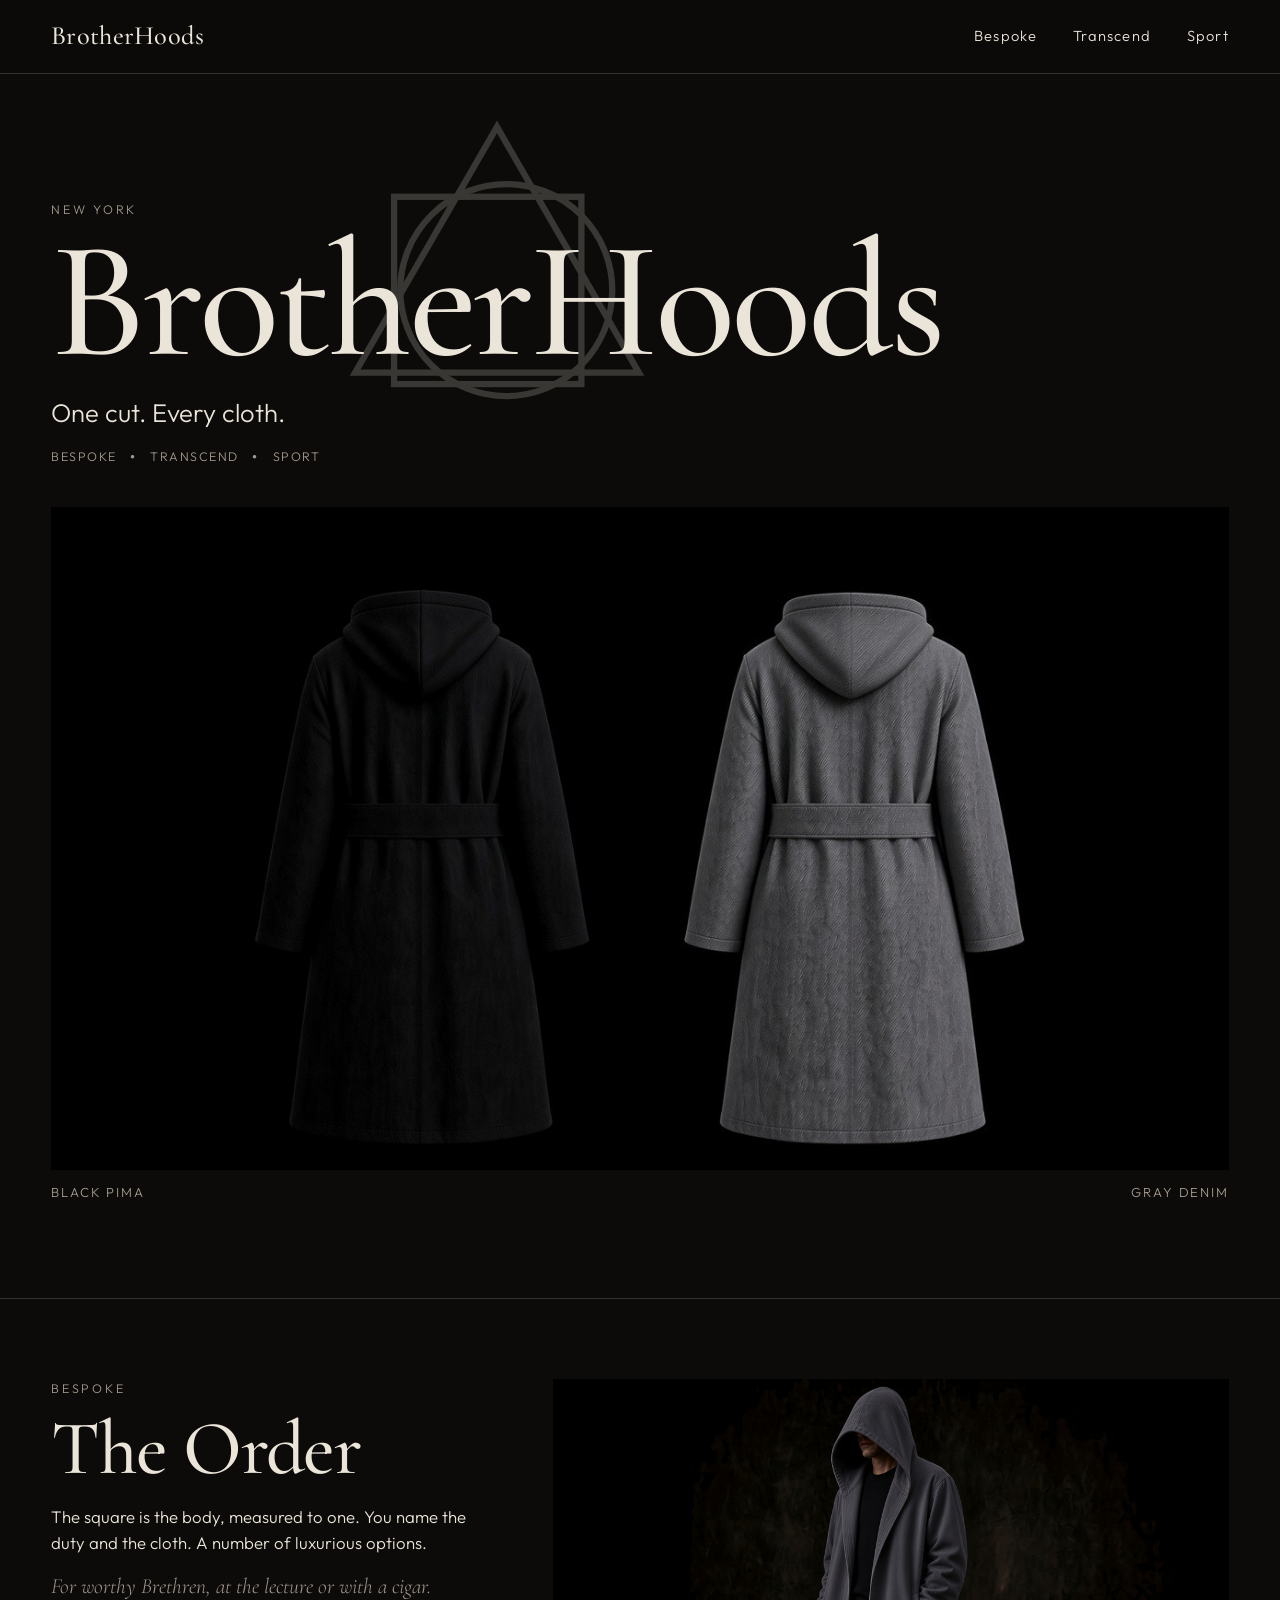
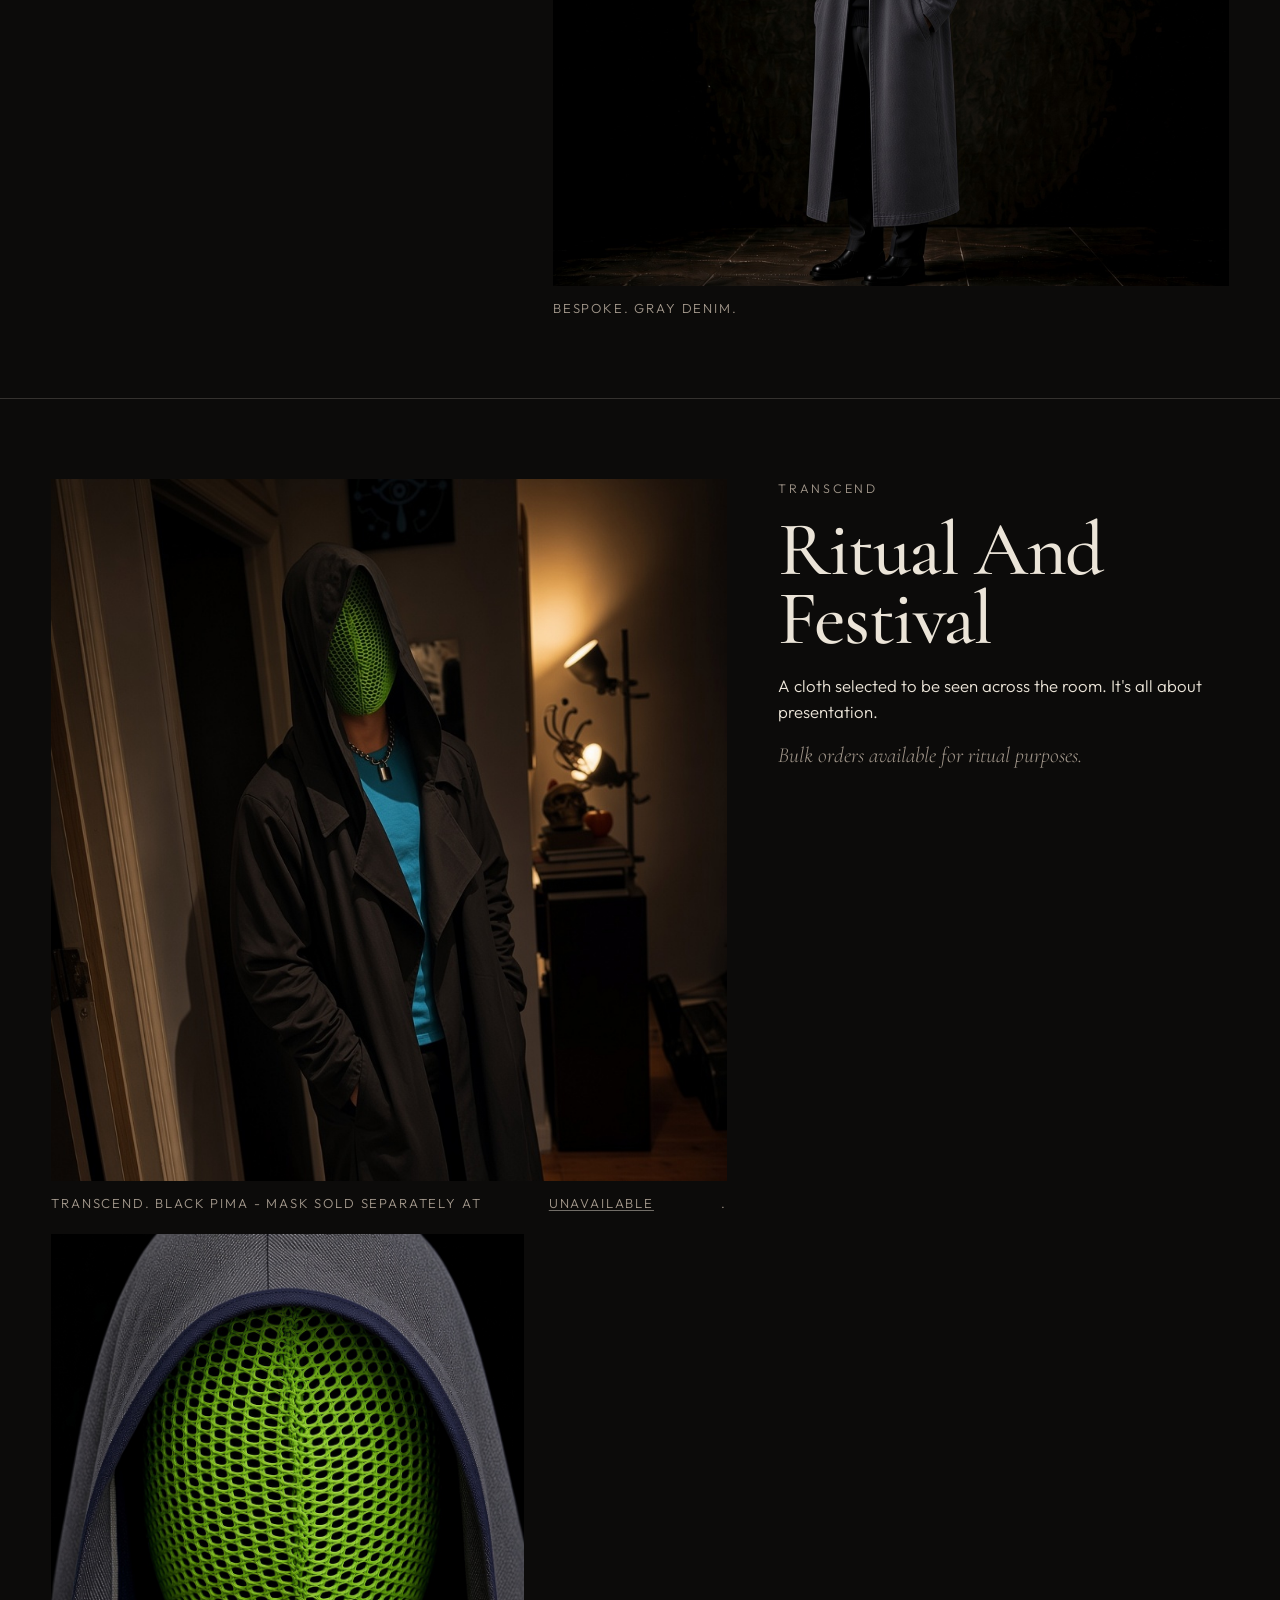
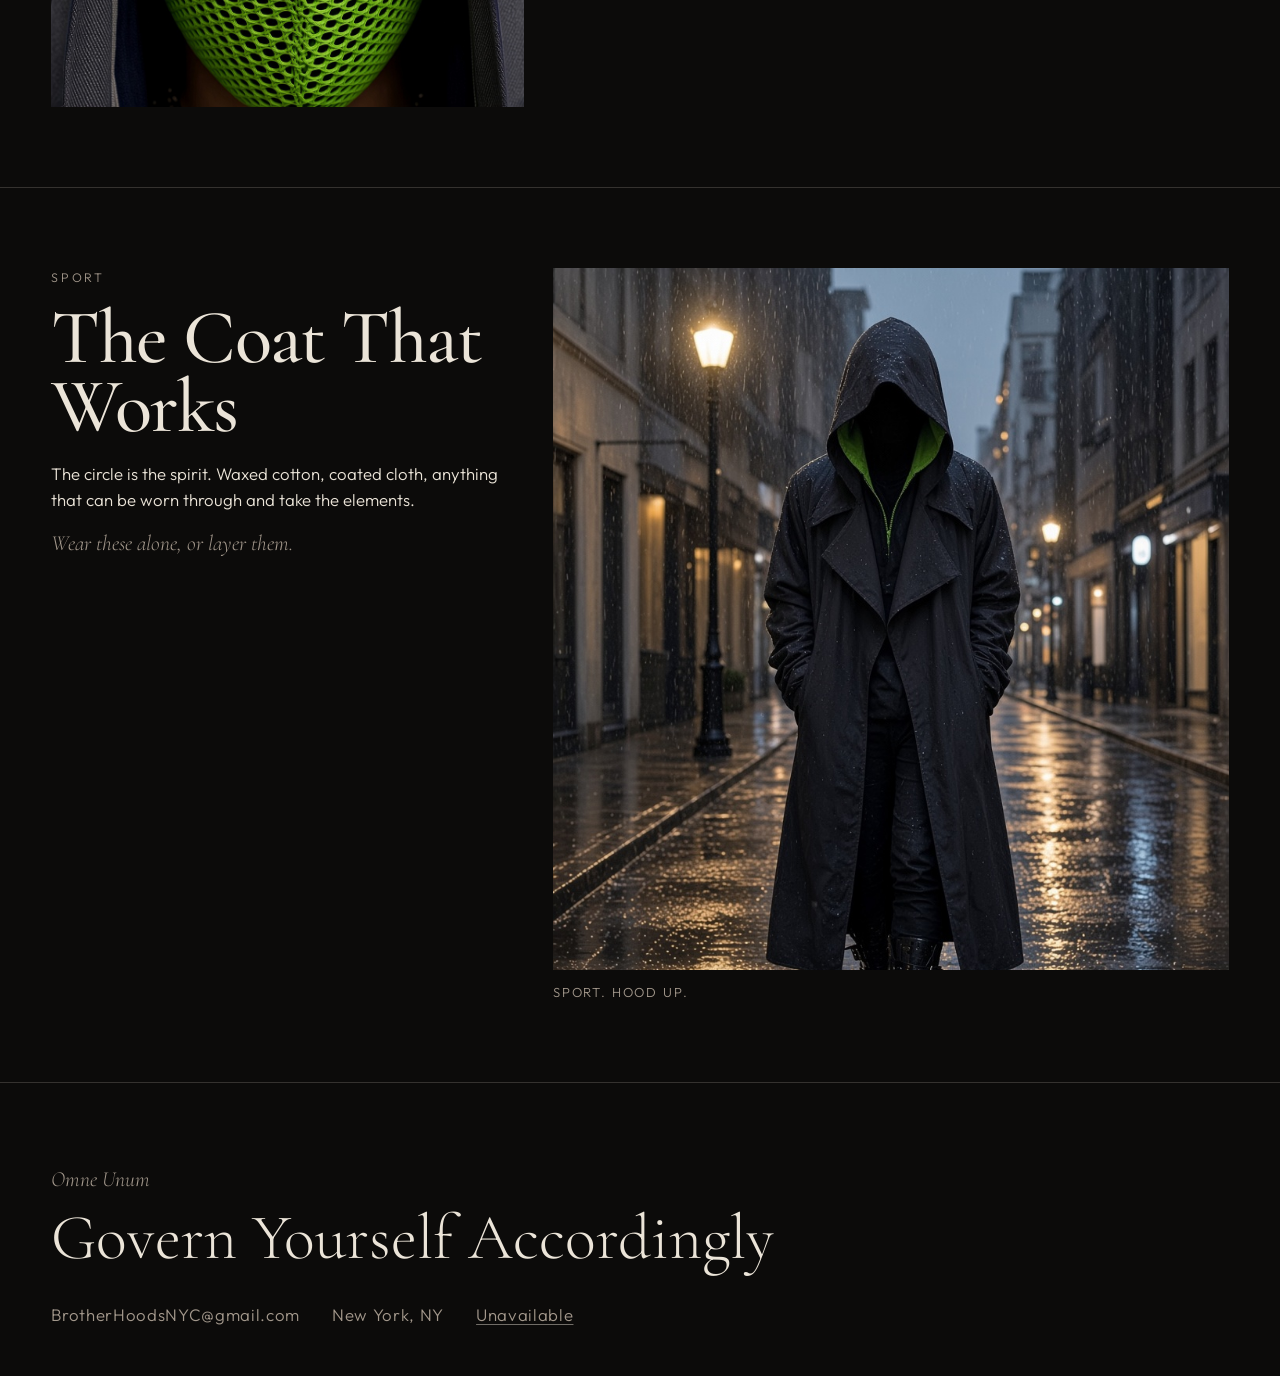
<file: index.html>
<!DOCTYPE html>
<html lang="en">
<head>
  <meta charset="utf-8" />
  <meta name="viewport" content="width=device-width, initial-scale=1" />
  <title>BrotherHoods</title>
  <meta name="description" content="One cut. Every cloth. Bespoke, Transcend, and Sport. New York." />
  <link rel="canonical" href="https://brotherhoods.nyc/" />
  <meta name="theme-color" content="#0c0b0a" />
  <link rel="icon" href="/favicon.svg" type="image/svg+xml" />
  <link rel="icon" href="/favicon-48.png" type="image/png" sizes="48x48" />
  <link rel="apple-touch-icon" href="/apple-touch-icon.png" />
  <meta property="og:title" content="BrotherHoods" />
  <meta property="og:description" content="One cut. Every cloth." />
  <meta property="og:type" content="website" />
  <meta property="og:url" content="https://brotherhoods.nyc/" />
  <meta property="og:site_name" content="BrotherHoods" />
  <meta property="og:image" content="https://brotherhoods.nyc/og.jpg?v=5" />
  <meta property="og:image:width" content="1200" />
  <meta property="og:image:height" content="630" />
  <meta property="og:image:alt" content="BrotherHoods, with the geometric mark. Omne Unum." />
  <meta name="twitter:card" content="summary_large_image" />
  <meta name="twitter:title" content="BrotherHoods" />
  <meta name="twitter:description" content="One cut. Every cloth." />
  <meta name="twitter:image" content="https://brotherhoods.nyc/og.jpg?v=5" />
  <script type="application/ld+json">
  {
    "@context": "https://schema.org",
    "@type": "ClothingStore",
    "name": "BrotherHoods",
    "url": "https://brotherhoods.nyc/",
    "logo": "https://brotherhoods.nyc/icon-512.png",
    "image": "https://brotherhoods.nyc/og.jpg?v=5",
    "description": "One cut. Every cloth. Bespoke, Transcend, and Sport.",
    "email": "BrotherHoodsNYC@gmail.com",
    "address": {
      "@type": "PostalAddress",
      "addressLocality": "New York",
      "addressRegion": "NY",
      "addressCountry": "US"
    }
  }
  </script>
  <link rel="preconnect" href="https://fonts.googleapis.com" />
  <link rel="preconnect" href="https://fonts.gstatic.com" crossorigin />
  <link href="https://fonts.googleapis.com/css2?family=Cormorant+Garamond:ital,wght@0,500;0,600;1,500&family=Outfit:wght@300;400;700&display=swap" rel="stylesheet" />
  <link rel="stylesheet" href="styles.css?v=15" />
</head>
<body>
  <a class="skip" href="#main">Skip to content</a>
  <header class="site-header">
    <a class="wordmark" href="#top">BrotherHoods</a>
    <nav class="nav" aria-label="Sections">
      <a href="#bespoke">Bespoke</a>
      <a href="#transcend">Transcend</a>
      <a href="#sport">Sport</a>
    </nav>
  </header>

  <main id="main">
    <section class="hero" id="top">
      <p class="eyebrow">New York</p>
      <div class="nameplate">
        <svg class="emblem" viewBox="0 0 680 230" aria-hidden="true">
          <g fill="none" stroke="currentColor" stroke-width="1.9" stroke-linejoin="miter" transform="translate(340,112) scale(1.6)">
            <circle id="emblem-ci" r="32"></circle>
            <rect id="emblem-sq" x="-28.36" y="-28.36" width="56.72" height="56.72" transform="rotate(45)"></rect>
            <polygon id="emblem-tr" points="0,-49.8 43.1,24.9 -43.1,24.9"></polygon>
          </g>
        </svg>
        <h1>BrotherHoods</h1>
      </div>
      <p class="lede" id="lede">
        <span class="lede-line">One cut. Every cloth.</span>
        <span class="lede-line lede-latin">Omne Unum</span>
      </p>
      <p class="duties">
        <a href="#bespoke">Bespoke</a>
        <span class="sep" aria-hidden="true">•</span>
        <a href="#transcend">Transcend</a>
        <span class="sep" aria-hidden="true">•</span>
        <a href="#sport">Sport</a>
      </p>
    </section>

    <figure class="plate">
      <img src="images/backs-low-broad.jpg?v=close" alt="The same hooded coat from the back, in black and in gray denim. The hood sits lower, one piece, no center seam. Shoulders a little broader. One wide belt strip from hip to hip." />
      <figcaption>
        <span>Black Pima</span>
        <span>Gray denim</span>
      </figcaption>
    </figure>

    <section class="chapter" id="bespoke">
      <div class="chapter-copy">
        <p class="eyebrow">Bespoke</p>
        <h2>The Order</h2>
        <p>The square is the body, measured to one. You name the duty and the cloth. A number of luxurious options.</p>
        <p class="note">For worthy Brethren, at the lecture or with a cigar.</p>
      </div>
      <figure>
        <img src="images/order-front.jpg?v=wider" alt="Three-quarter view of the gray denim robe. It hangs open from the hood with no closure. The belt stops at the side seam. The pockets are hidden in the side seams." />
        <figcaption>Bespoke. Gray denim.</figcaption>
      </figure>
    </section>

    <section class="chapter chapter-flip" id="transcend">
      <div class="chapter-copy">
        <p class="eyebrow">Transcend</p>
        <h2>Ritual And Festival</h2>
        <p>A cloth selected to be seen across the room. It's all about presentation.</p>
        <p class="note">Bulk orders available for ritual purposes.</p>
      </div>
      <div class="stack">
        <figure>
          <img src="images/transcend-open.jpg?v=original" alt="Black hooded coat worn open. A separate green mesh mask covers the face." />
          <figcaption>Transcend. Black Pima - Mask sold separately at <a class="out" href="https://www.unavailable.nyc/" target="_blank" rel="noopener noreferrer">Unavailable</a>.</figcaption>
        </figure>
        <figure class="detail">
          <img src="images/the-veil.jpg" alt="Close view of the green mesh mask, a separate Unavailable piece worn over the face." />
        </figure>
      </div>
    </section>

    <section class="chapter" id="sport">
      <div class="chapter-copy">
        <p class="eyebrow">Sport</p>
        <h2>The Coat That Works</h2>
        <p>The circle is the spirit. Waxed cotton, coated cloth, anything that can be worn through and take the elements.</p>
        <p class="note">Wear these alone, or layer them.</p>
      </div>
      <figure>
        <img src="images/sport-rain.jpg" alt="The black hooded coat worn in the rain, hood up, hands in the pockets." />
        <figcaption>Sport. Hood up.</figcaption>
      </figure>
    </section>
  </main>

  <footer class="site-footer">
    <p class="latin">Omne Unum</p>
    <p class="motto">Govern Yourself Accordingly</p>
    <div class="contact">
      <a href="mailto:BrotherHoodsNYC@gmail.com">BrotherHoodsNYC@gmail.com</a>
      <span>New York, NY</span>
      <a class="out" href="https://www.unavailable.nyc/" target="_blank" rel="noopener noreferrer">Unavailable</a>
    </div>
  </footer>
  <script>
    (function () {
      var S = Math.sqrt(3);
      var A = { c: 32, s: 56.72, t: 86.2 };
      var P = { c: 32, s: 50.27, t: 67.02 };
      var X = [-100, 0, 100];
      var B = 35;
      var UNTURN = 1.6;
      var MOVE = 3.6;
      var HOLD = 5;
      var BACK = 2.6;
      var sq = document.getElementById("emblem-sq");
      var tr = document.getElementById("emblem-tr");
      var ci = document.getElementById("emblem-ci");
      var emblem = document.querySelector(".emblem");
      var lede = document.getElementById("lede");
      var lined = UNTURN + MOVE;
      function smooth(x) {
        x = Math.min(1, Math.max(0, x));
        return x * x * x * (x * (x * 6 - 15) + 10);
      }
      function lerp(a, b, k) { return a + (b - a) * k; }
      function draw(rot, sep, m) {
        var c = lerp(A.c, P.c, m);
        var s = lerp(A.s, P.s, m);
        var w = lerp(A.t, P.t, m);
        var R = w / S;
        var sy = lerp(0, B - s / 2, sep);
        var ty = lerp(0, B - w / (2 * S), sep);
        var cy = lerp(0, B - c, sep);
        sq.setAttribute("x", -s / 2);
        sq.setAttribute("y", -s / 2);
        sq.setAttribute("width", s);
        sq.setAttribute("height", s);
        sq.setAttribute("transform", "translate(" + (X[0] * sep) + "," + sy + ") rotate(" + rot + ")");
        tr.setAttribute("points", "0," + (-R) + " " + (w / 2) + "," + (R / 2) + " " + (-w / 2) + "," + (R / 2));
        tr.setAttribute("transform", "translate(" + (X[1] * sep) + "," + ty + ")");
        ci.setAttribute("r", c);
        ci.setAttribute("cx", X[2] * sep);
        ci.setAttribute("cy", cy);
      }
      var raf = null;
      function play() {
        if (raf) cancelAnimationFrame(raf);
        emblem.classList.remove("rest");
        lede.classList.remove("show-latin");
        var t0 = null;
        function step(ts) {
          if (t0 === null) t0 = ts;
          var t = (ts - t0) / 1000;
          if (t < UNTURN) {
            draw(45 * (1 - smooth(t / UNTURN)), 0, 0);
            lede.classList.remove("show-latin");
          } else if (t < lined) {
            var k = smooth((t - UNTURN) / MOVE);
            draw(0, k, k);
            if (k > 0.82) lede.classList.add("show-latin");
          } else if (t < lined + HOLD) {
            draw(0, 1, 1);
            lede.classList.add("show-latin");
          } else if (t < lined + HOLD + BACK) {
            var u = (t - lined - HOLD) / BACK;
            var back = 1 - smooth(u);
            draw(45 * (1 - back), back, back);
            if (u > 0.62) lede.classList.remove("show-latin");
          } else {
            draw(45, 0, 0);
            lede.classList.remove("show-latin");
            emblem.classList.add("rest");
            raf = null;
            return;
          }
          raf = requestAnimationFrame(step);
        }
        draw(45, 0, 0);
        raf = requestAnimationFrame(step);
      }
      if (window.matchMedia("(prefers-reduced-motion: reduce)").matches) {
        draw(45, 0, 0);
        emblem.classList.add("rest");
      } else play();
    })();
  </script>
</body>
</html>
</file>
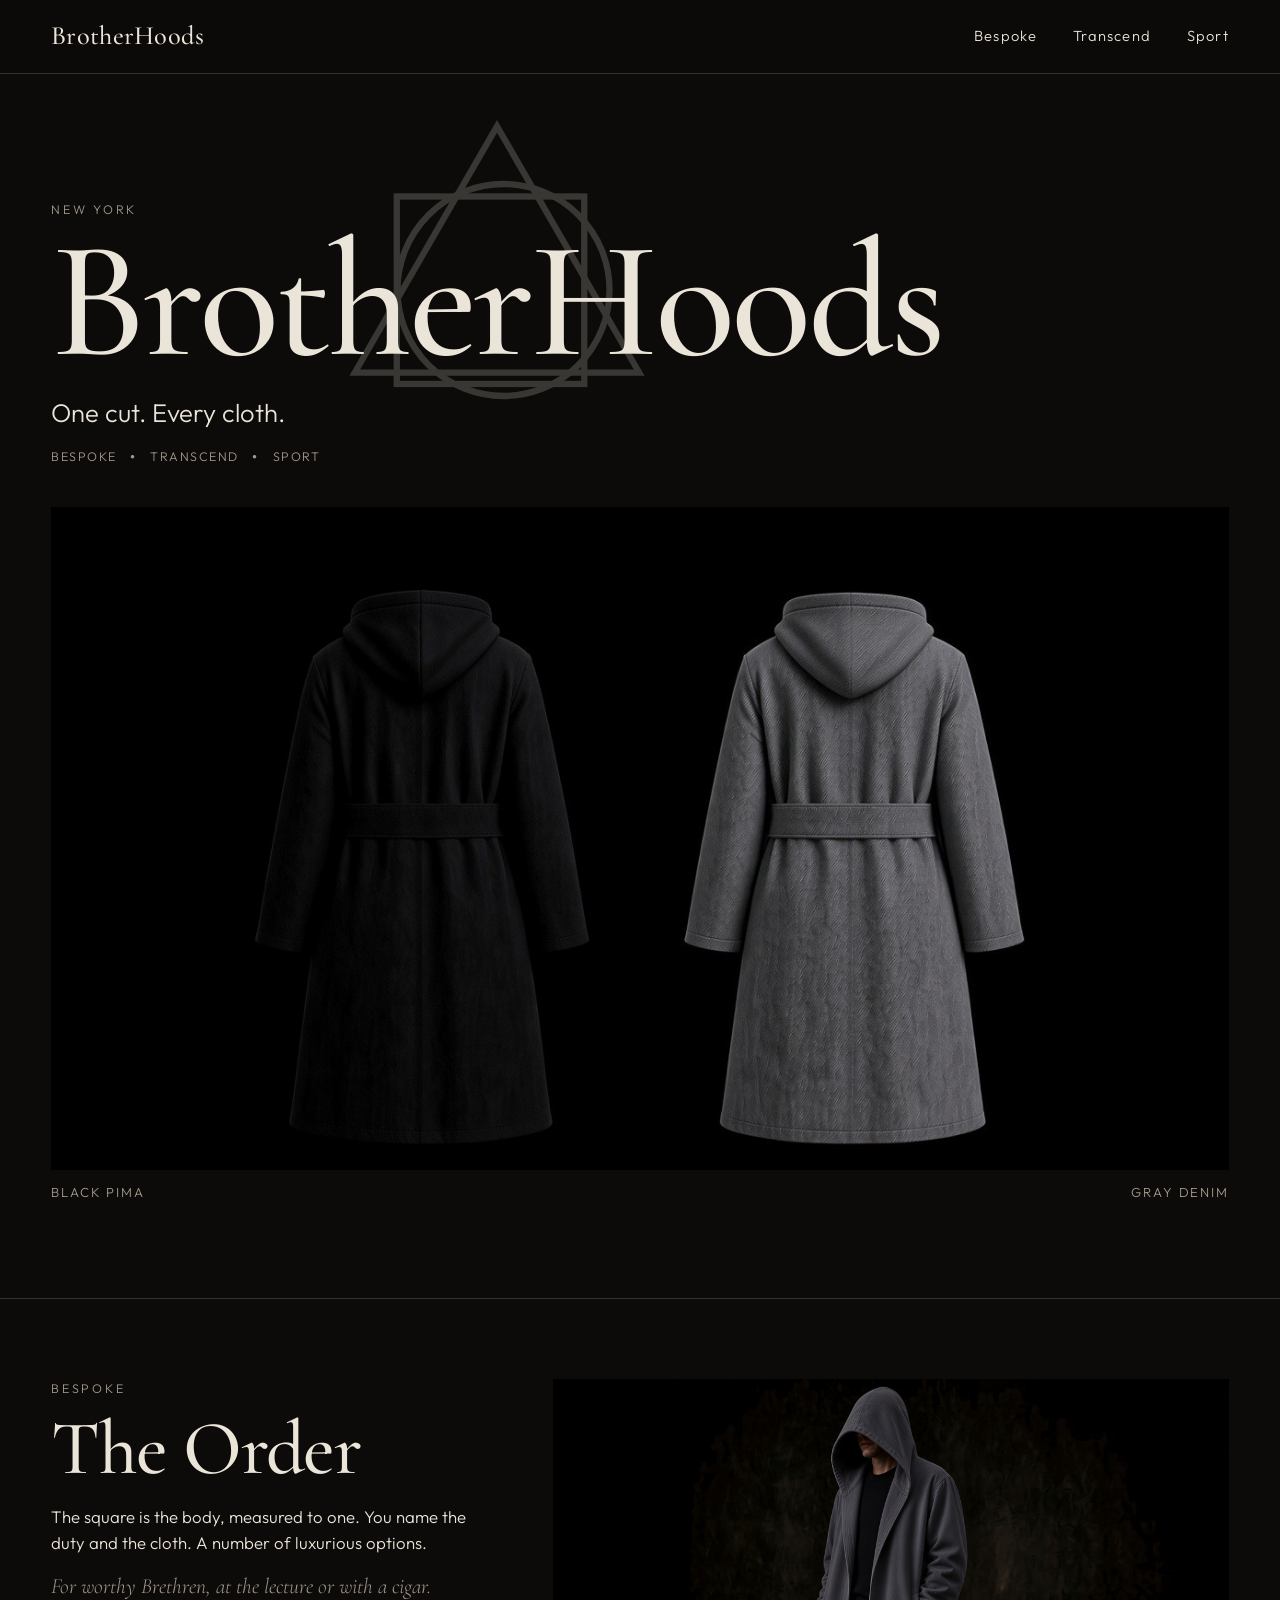
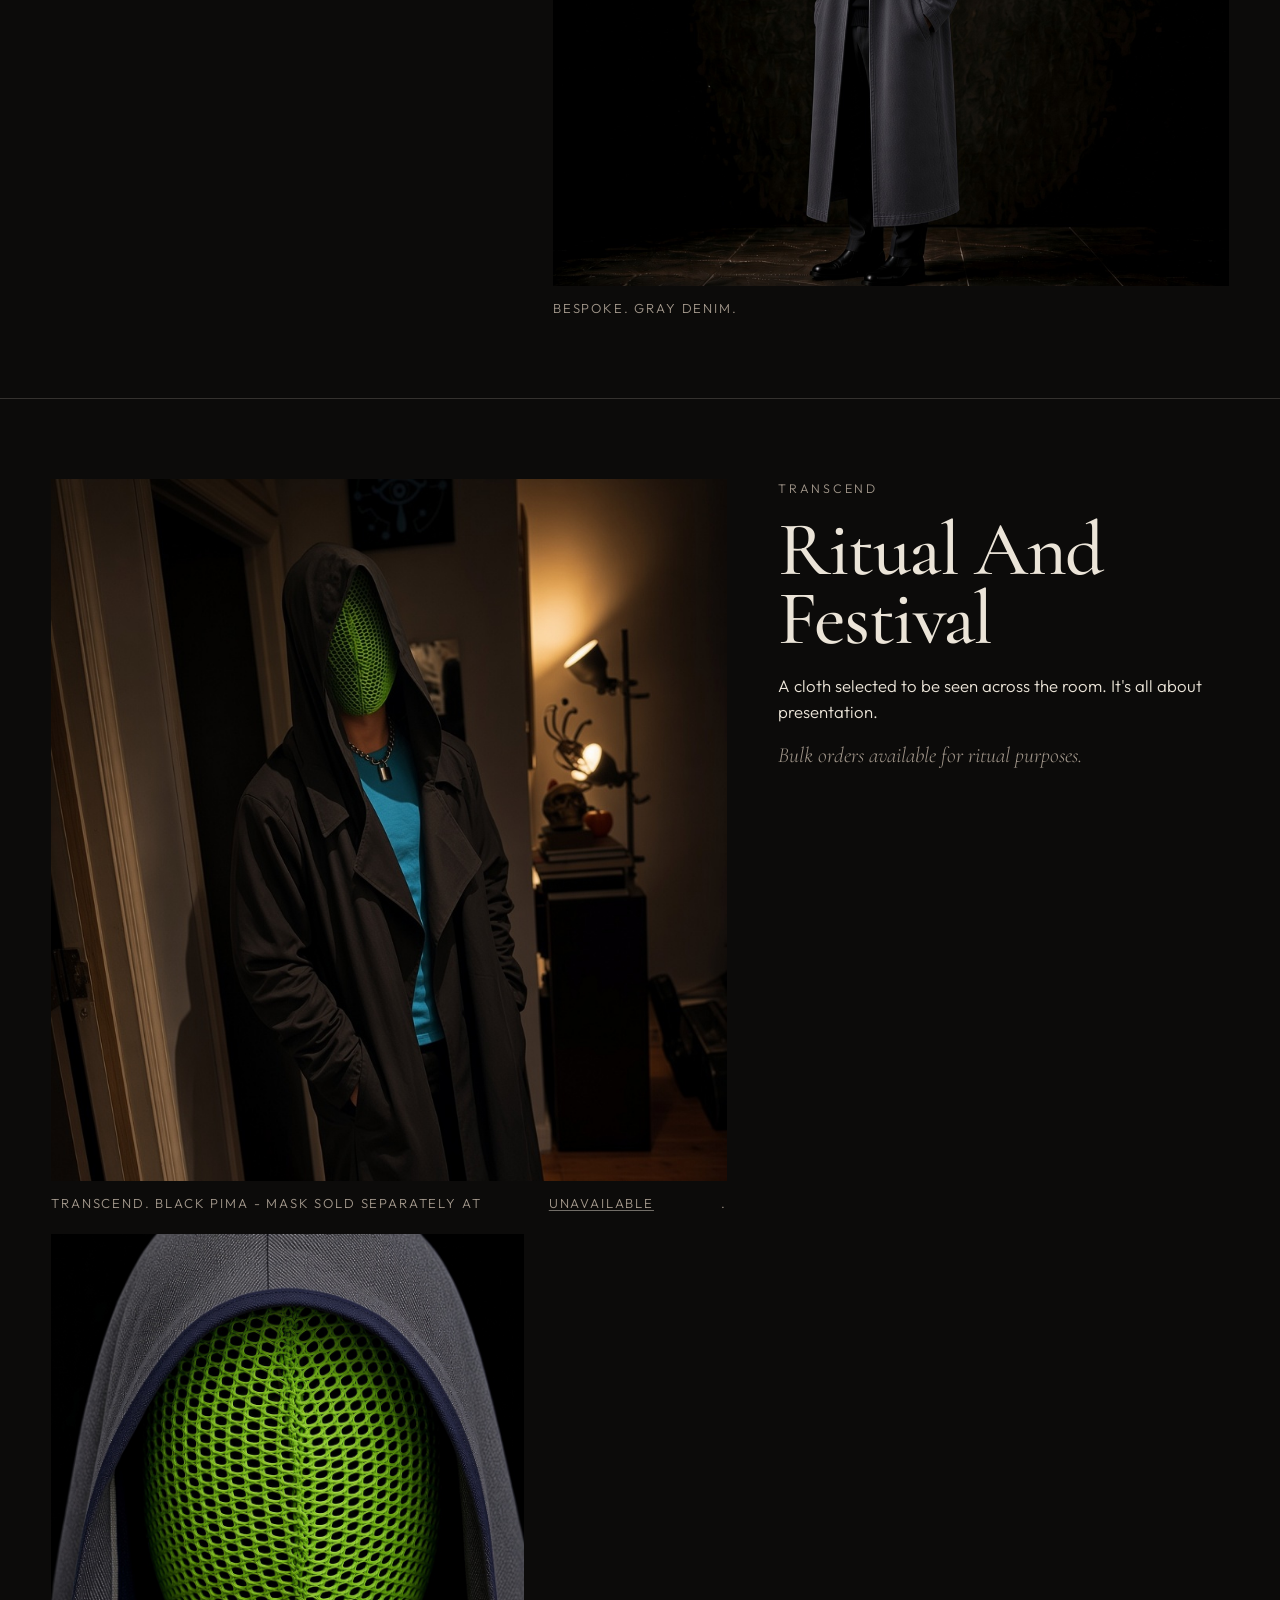
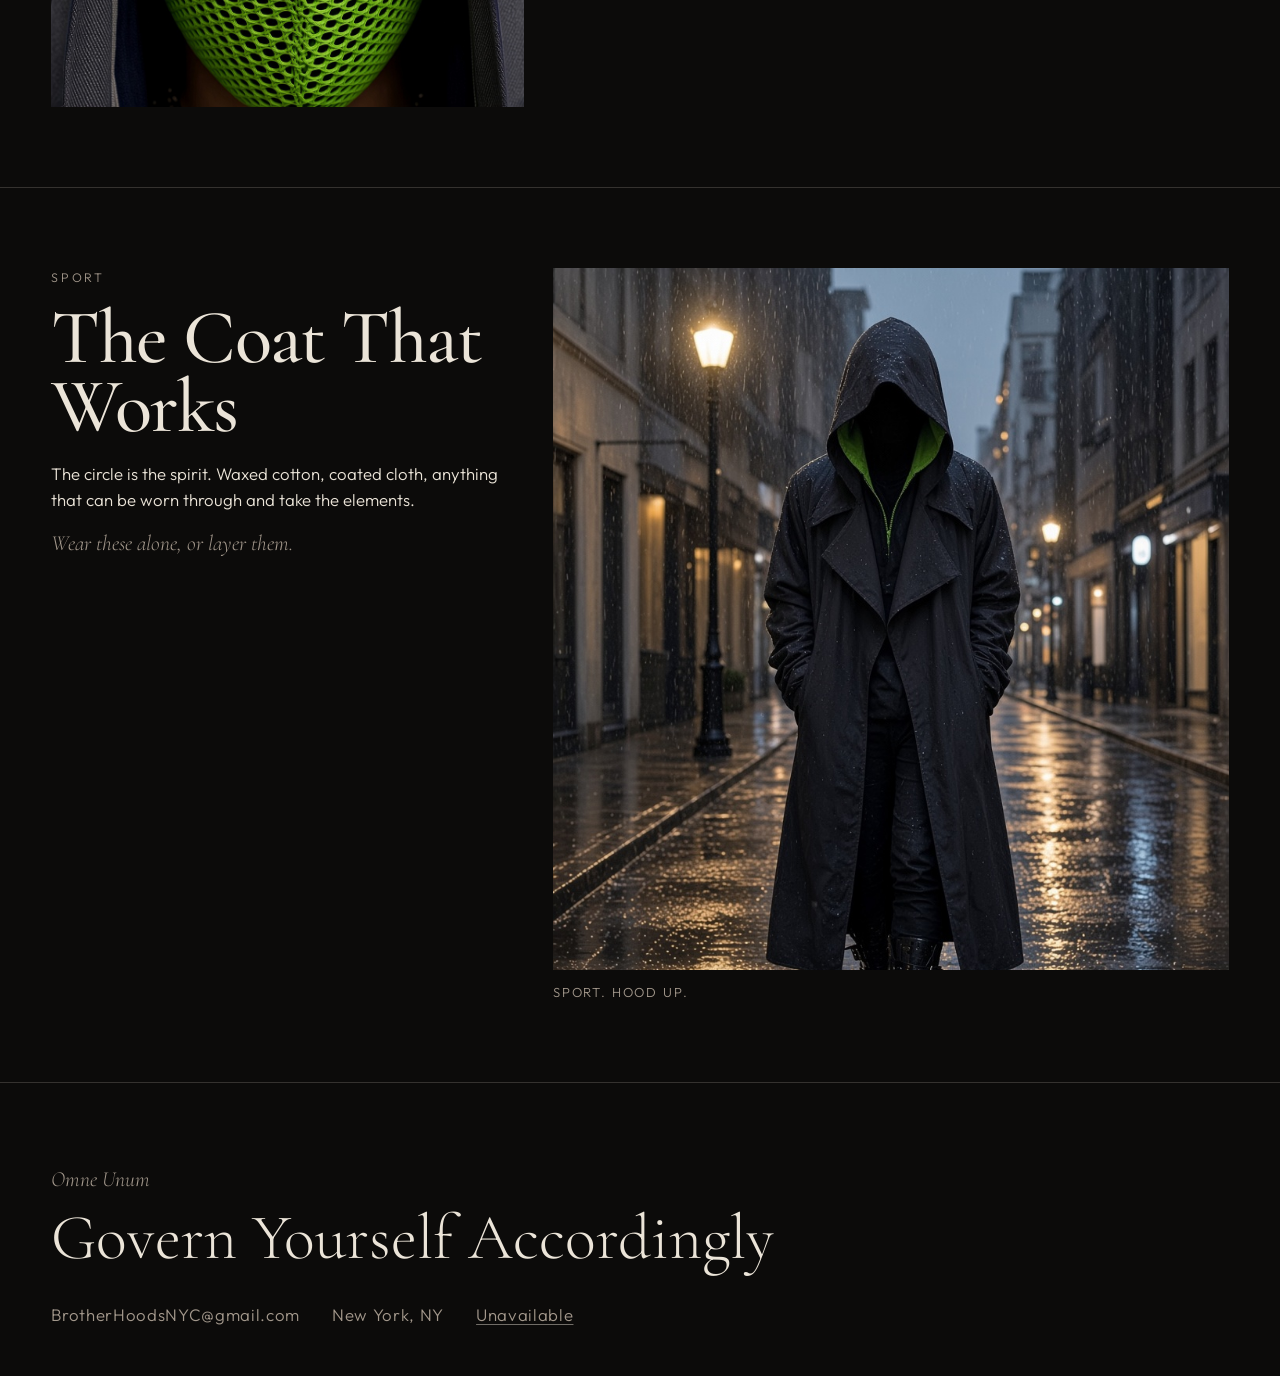
<file: brotherhoods-preview/index.html>
<!DOCTYPE html>
<html lang="en">
<head>
  <meta charset="utf-8" />
  <meta name="viewport" content="width=device-width, initial-scale=1" />
  <title>BrotherHoods</title>
  <meta name="description" content="One cut, in whatever cloth the life requires. Bespoke, Transcend, and Sport." />
  <link rel="canonical" href="https://brotherhoods.nyc/" />
  <link rel="preconnect" href="https://fonts.googleapis.com" />
  <link rel="preconnect" href="https://fonts.gstatic.com" crossorigin />
  <link href="https://fonts.googleapis.com/css2?family=Cormorant+Garamond:ital,wght@0,500;0,600;1,500&family=Outfit:wght@300;400;700&display=swap" rel="stylesheet" />
  <link rel="stylesheet" href="styles.css?v=15" />
</head>
<body>
  <a class="skip" href="#main">Skip to content</a>
  <header class="site-header">
    <a class="wordmark" href="#top">BrotherHoods</a>
    <nav class="nav" aria-label="Sections">
      <a href="#bespoke">Bespoke</a>
      <a href="#transcend">Transcend</a>
      <a href="#sport">Sport</a>
    </nav>
  </header>

  <main id="main">
    <section class="hero" id="top">
      <p class="eyebrow">New York</p>
      <div class="nameplate">
        <svg class="emblem" viewBox="0 0 680 230" aria-hidden="true">
          <g fill="none" stroke="currentColor" stroke-width="1.9" stroke-linejoin="miter" transform="translate(340,112) scale(1.6)">
            <circle id="emblem-ci" r="32"></circle>
            <rect id="emblem-sq" x="-28.36" y="-28.36" width="56.72" height="56.72" transform="rotate(45)"></rect>
            <polygon id="emblem-tr" points="0,-49.8 43.1,24.9 -43.1,24.9"></polygon>
          </g>
        </svg>
        <h1>BrotherHoods</h1>
      </div>
      <p class="lede" id="lede">
        <span class="lede-line">One cut. Every cloth.</span>
        <span class="lede-line lede-latin">Omne Unum</span>
      </p>
      <p class="duties">
        <a href="#bespoke">Bespoke</a>
        <span class="sep" aria-hidden="true">•</span>
        <a href="#transcend">Transcend</a>
        <span class="sep" aria-hidden="true">•</span>
        <a href="#sport">Sport</a>
      </p>
    </section>

    <figure class="plate">
      <img src="images/backs-low-broad.jpg?v=close" alt="The same hooded coat from the back, in black and in gray denim. The hood sits lower, one piece, no center seam. Shoulders a little broader. One wide belt strip from hip to hip." />
      <figcaption>
        <span>Black Pima</span>
        <span>Gray denim</span>
      </figcaption>
    </figure>

    <section class="chapter" id="bespoke">
      <div class="chapter-copy">
        <p class="eyebrow">Bespoke</p>
        <h2>The Order</h2>
        <p>The square is the body, measured to one. You name the duty and the cloth. A number of luxurious options.</p>
        <p class="note">For worthy Brethren, at the lecture or with a cigar.</p>
      </div>
      <figure>
        <img src="images/order-front.jpg?v=wider" alt="Three-quarter view of the gray denim robe. It hangs open from the hood with no closure. The belt stops at the side seam. The pockets are hidden in the side seams." />
        <figcaption>Bespoke. Gray denim.</figcaption>
      </figure>
    </section>

    <section class="chapter chapter-flip" id="transcend">
      <div class="chapter-copy">
        <p class="eyebrow">Transcend</p>
        <h2>Ritual And Festival</h2>
        <p>A cloth selected to be seen across the room. It's all about presentation.</p>
        <p class="note">Bulk orders available for ritual purposes.</p>
      </div>
      <div class="stack">
        <figure>
          <img src="images/transcend-open.jpg?v=original" alt="Black hooded coat worn open. A separate green mesh mask covers the face." />
          <figcaption>Transcend. Black Pima - Mask sold separately at <a class="out" href="https://www.unavailable.nyc/" target="_blank" rel="noopener noreferrer">Unavailable</a>.</figcaption>
        </figure>
        <figure class="detail">
          <img src="images/the-veil.jpg" alt="Close view of the green mesh mask, a separate Unavailable piece worn over the face." />
        </figure>
      </div>
    </section>

    <section class="chapter" id="sport">
      <div class="chapter-copy">
        <p class="eyebrow">Sport</p>
        <h2>The Coat That Works</h2>
        <p>The circle is the spirit. Waxed cotton, coated cloth, anything that can be worn through and take the elements.</p>
        <p class="note">Wear these alone, or layer them.</p>
      </div>
      <figure>
        <img src="images/sport-rain.jpg" alt="The black hooded coat worn in the rain, hood up, hands in the pockets." />
        <figcaption>Sport. Hood up.</figcaption>
      </figure>
    </section>
  </main>

  <footer class="site-footer">
    <p class="latin">Omne Unum</p>
    <p class="motto">Govern Yourself Accordingly</p>
    <div class="contact">
      <a href="mailto:BrotherHoodsNYC@gmail.com">BrotherHoodsNYC@gmail.com</a>
      <span>New York, NY</span>
      <a class="out" href="https://www.unavailable.nyc/" target="_blank" rel="noopener noreferrer">Unavailable</a>
    </div>
  </footer>
  <script>
    (function () {
      var S = Math.sqrt(3);
      var A = { c: 32, s: 56.72, t: 86.2 };
      var P = { c: 32, s: 50.27, t: 67.02 };
      var X = [-100, 0, 100];
      var B = 35;
      var UNTURN = 1.6;
      var MOVE = 3.6;
      var HOLD = 5;
      var BACK = 2.6;
      var sq = document.getElementById("emblem-sq");
      var tr = document.getElementById("emblem-tr");
      var ci = document.getElementById("emblem-ci");
      var emblem = document.querySelector(".emblem");
      var lede = document.getElementById("lede");
      var lined = UNTURN + MOVE;
      function smooth(x) {
        x = Math.min(1, Math.max(0, x));
        return x * x * x * (x * (x * 6 - 15) + 10);
      }
      function lerp(a, b, k) { return a + (b - a) * k; }
      function draw(rot, sep, m) {
        var c = lerp(A.c, P.c, m);
        var s = lerp(A.s, P.s, m);
        var w = lerp(A.t, P.t, m);
        var R = w / S;
        var sy = lerp(0, B - s / 2, sep);
        var ty = lerp(0, B - w / (2 * S), sep);
        var cy = lerp(0, B - c, sep);
        sq.setAttribute("x", -s / 2);
        sq.setAttribute("y", -s / 2);
        sq.setAttribute("width", s);
        sq.setAttribute("height", s);
        sq.setAttribute("transform", "translate(" + (X[0] * sep) + "," + sy + ") rotate(" + rot + ")");
        tr.setAttribute("points", "0," + (-R) + " " + (w / 2) + "," + (R / 2) + " " + (-w / 2) + "," + (R / 2));
        tr.setAttribute("transform", "translate(" + (X[1] * sep) + "," + ty + ")");
        ci.setAttribute("r", c);
        ci.setAttribute("cx", X[2] * sep);
        ci.setAttribute("cy", cy);
      }
      var raf = null;
      function play() {
        if (raf) cancelAnimationFrame(raf);
        emblem.classList.remove("rest");
        lede.classList.remove("show-latin");
        var t0 = null;
        function step(ts) {
          if (t0 === null) t0 = ts;
          var t = (ts - t0) / 1000;
          if (t < UNTURN) {
            draw(45 * (1 - smooth(t / UNTURN)), 0, 0);
            lede.classList.remove("show-latin");
          } else if (t < lined) {
            var k = smooth((t - UNTURN) / MOVE);
            draw(0, k, k);
            if (k > 0.82) lede.classList.add("show-latin");
          } else if (t < lined + HOLD) {
            draw(0, 1, 1);
            lede.classList.add("show-latin");
          } else if (t < lined + HOLD + BACK) {
            var u = (t - lined - HOLD) / BACK;
            var back = 1 - smooth(u);
            draw(45 * (1 - back), back, back);
            if (u > 0.62) lede.classList.remove("show-latin");
          } else {
            draw(45, 0, 0);
            lede.classList.remove("show-latin");
            emblem.classList.add("rest");
            raf = null;
            return;
          }
          raf = requestAnimationFrame(step);
        }
        draw(45, 0, 0);
        raf = requestAnimationFrame(step);
      }
      if (window.matchMedia("(prefers-reduced-motion: reduce)").matches) {
        draw(45, 0, 0);
        emblem.classList.add("rest");
      } else play();
    })();
  </script>
</body>
</html>
</file>
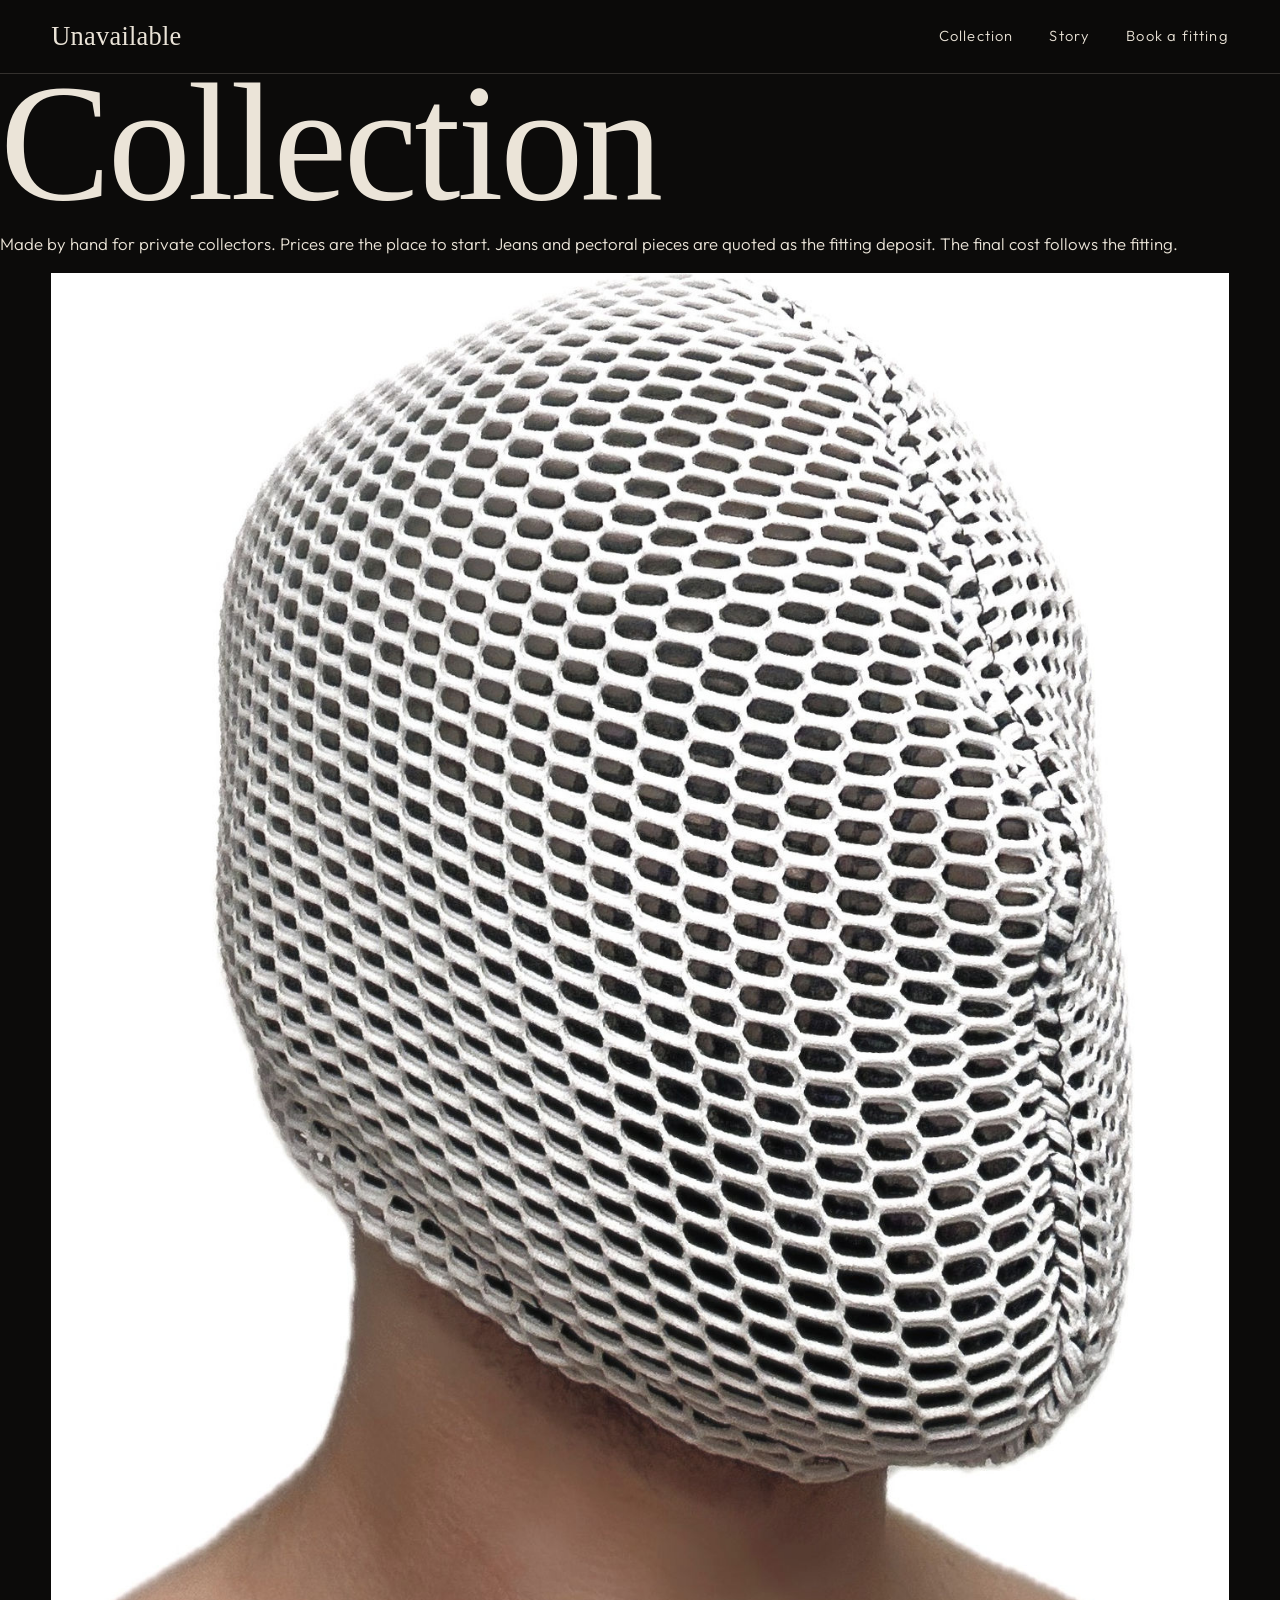
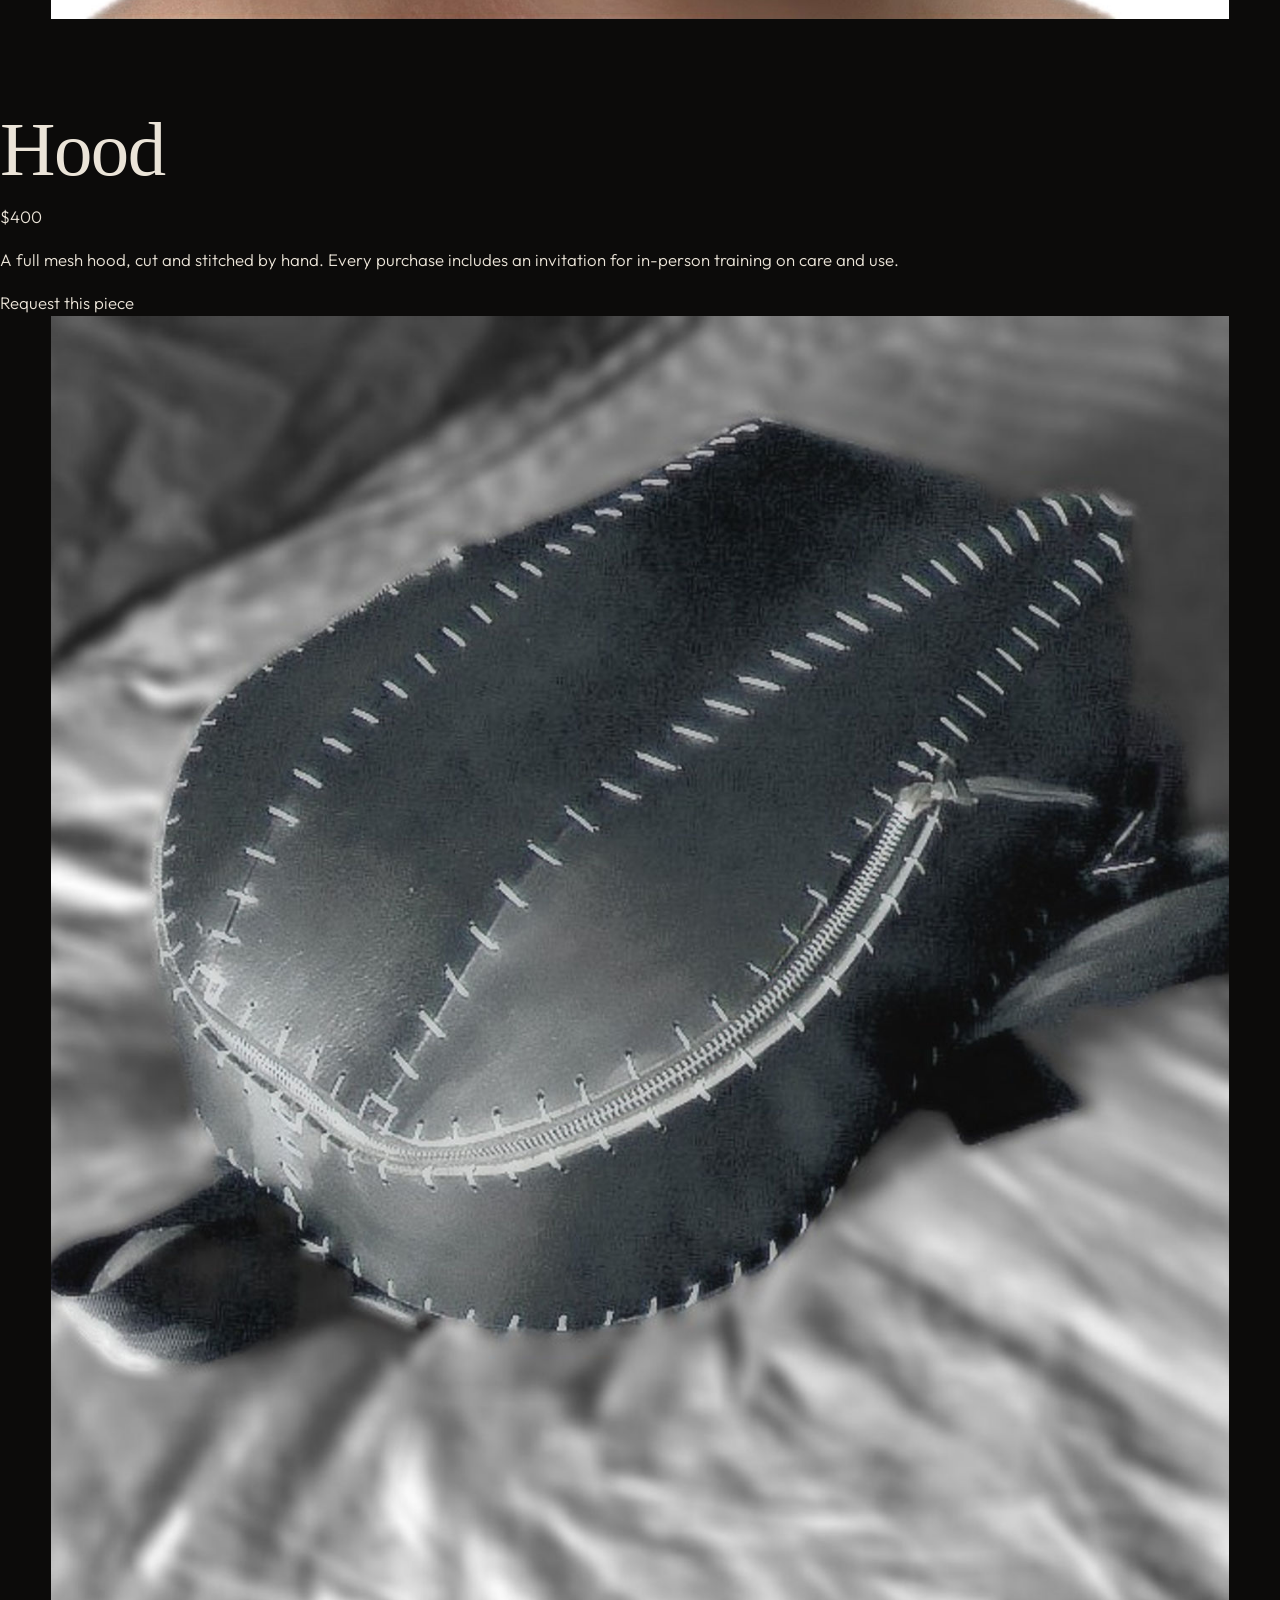
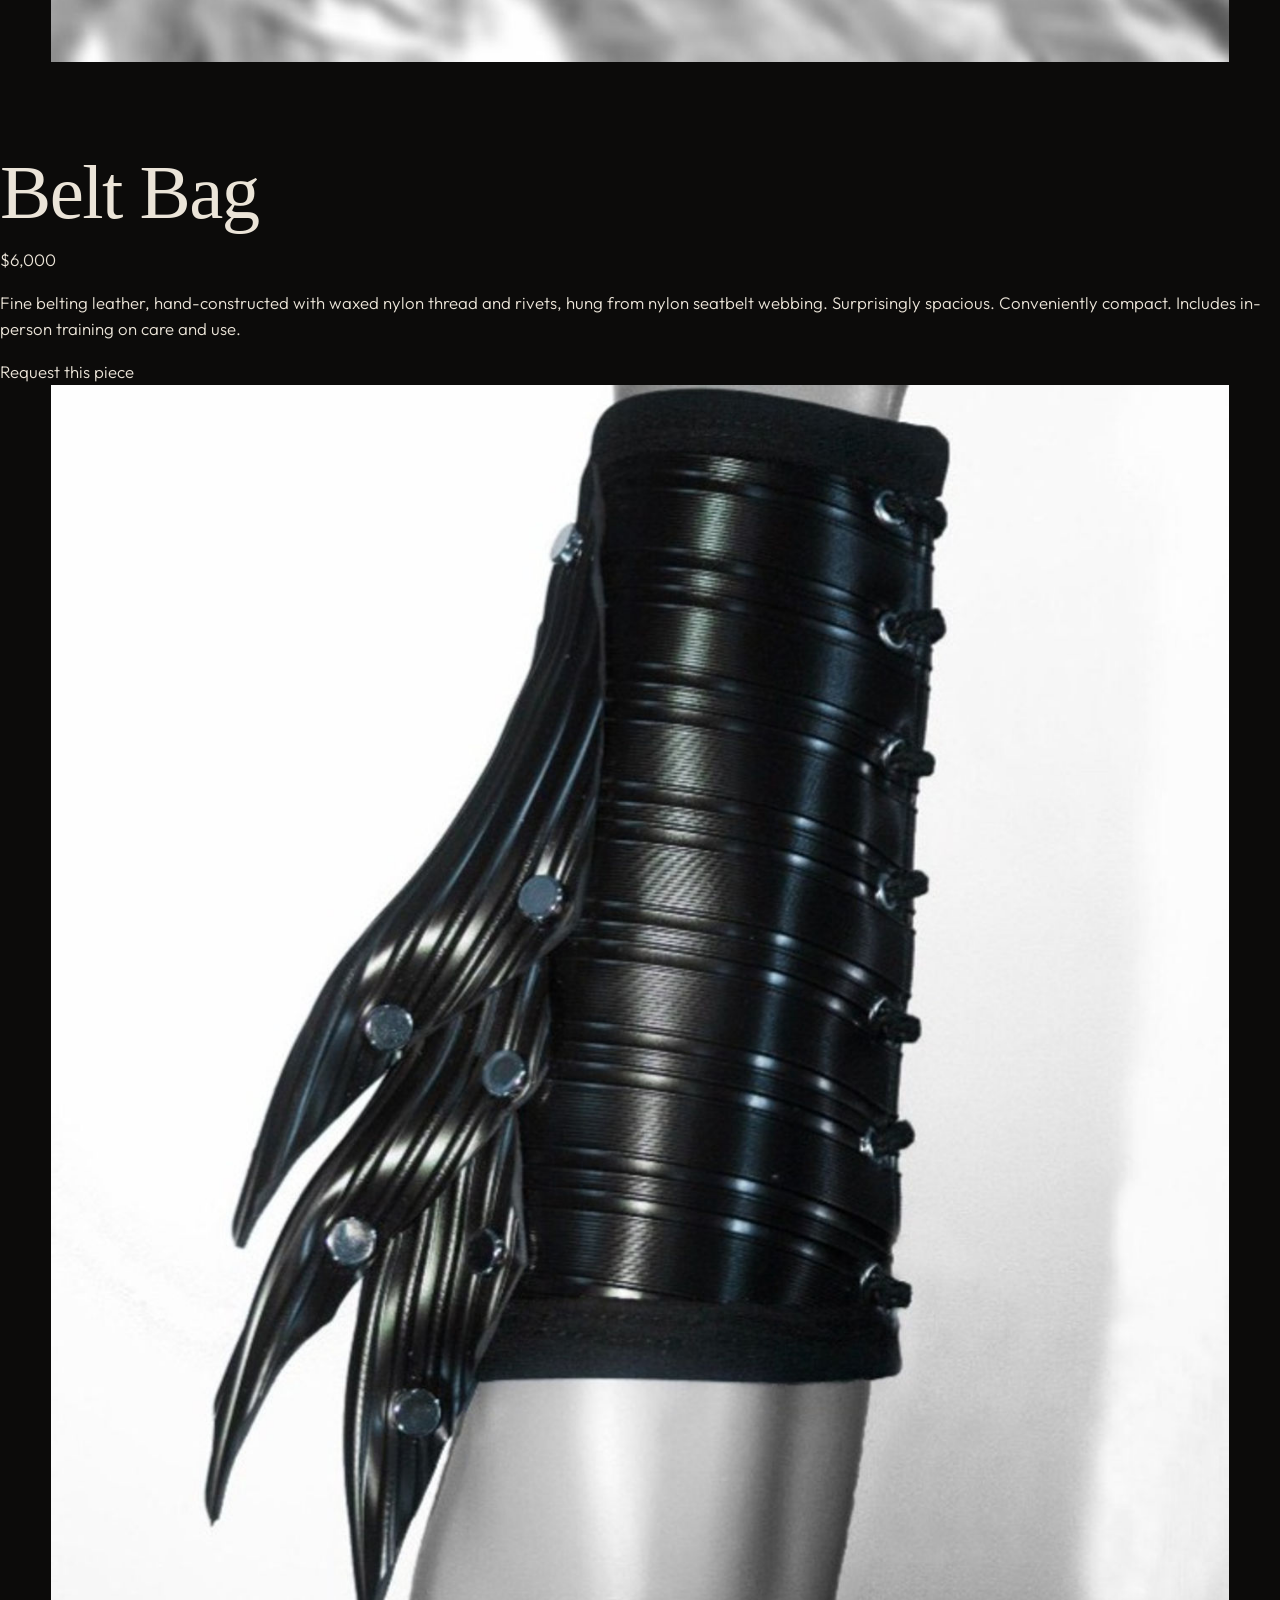
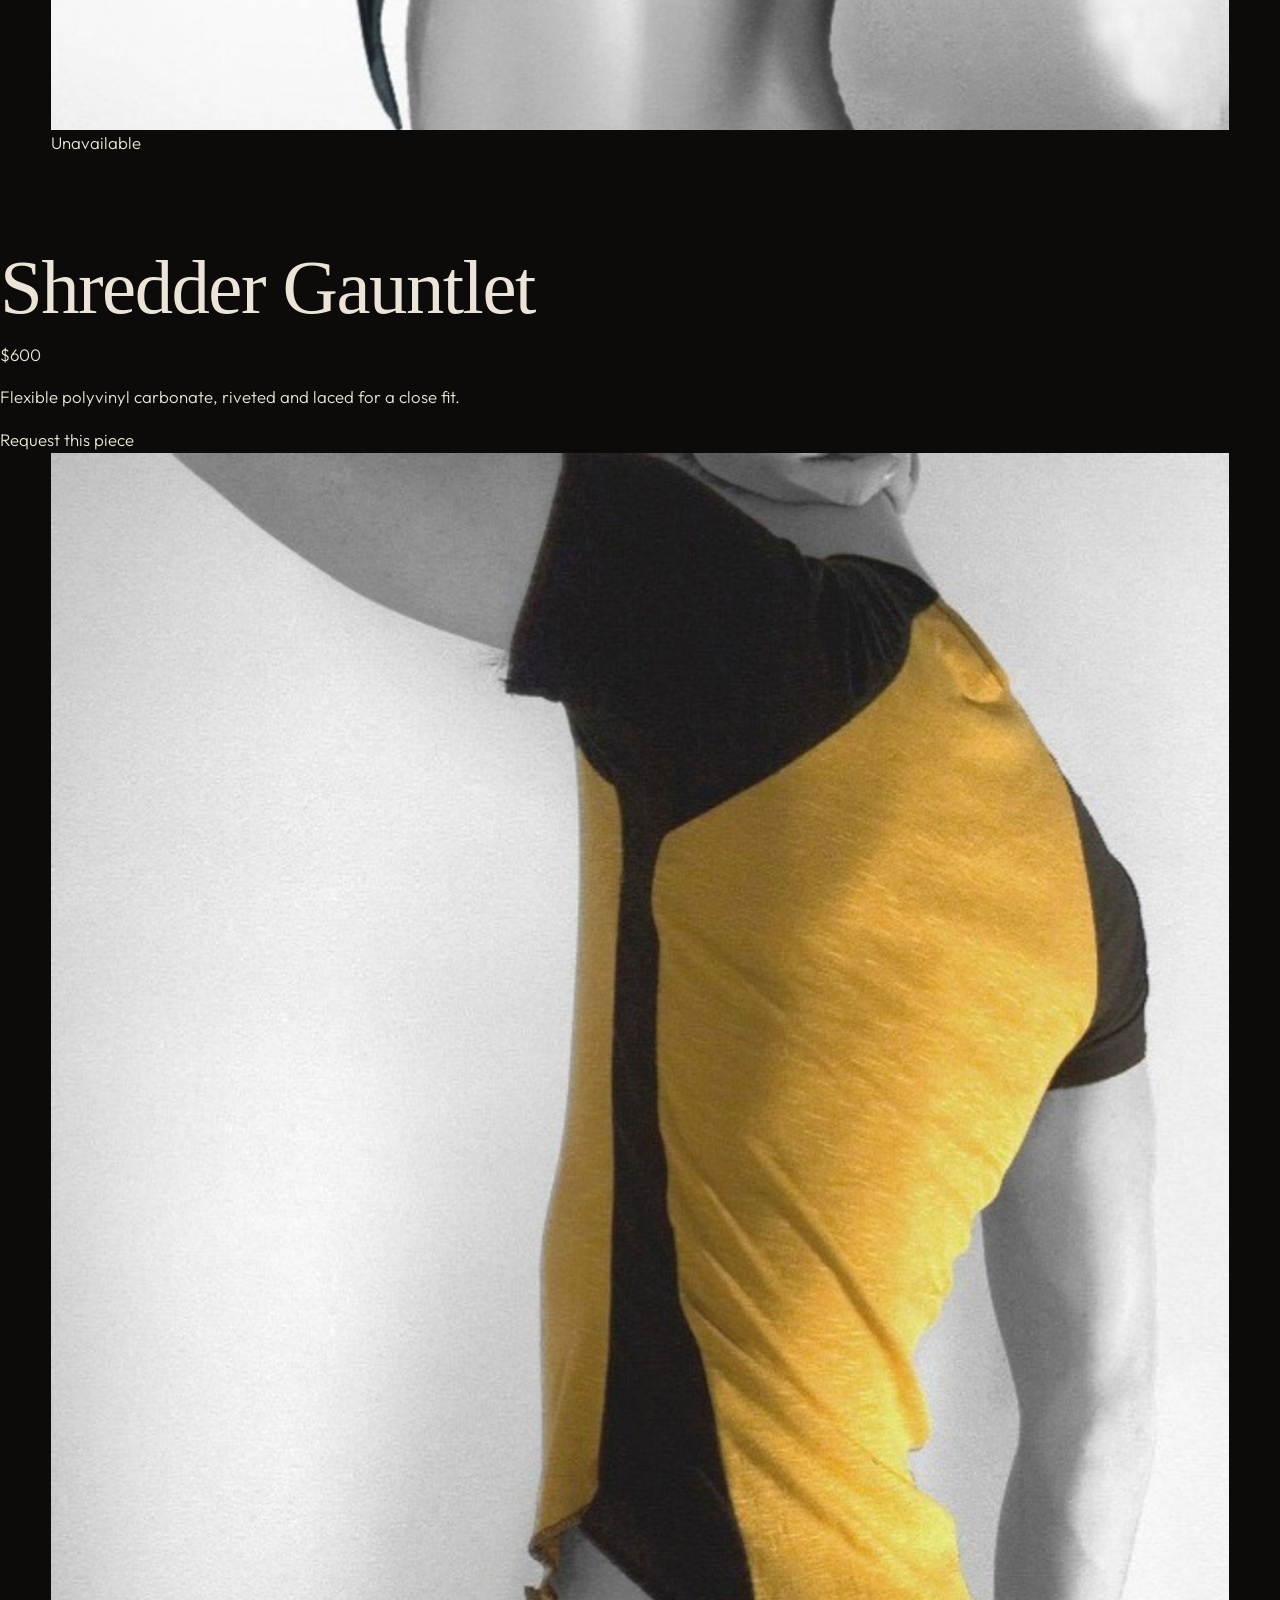
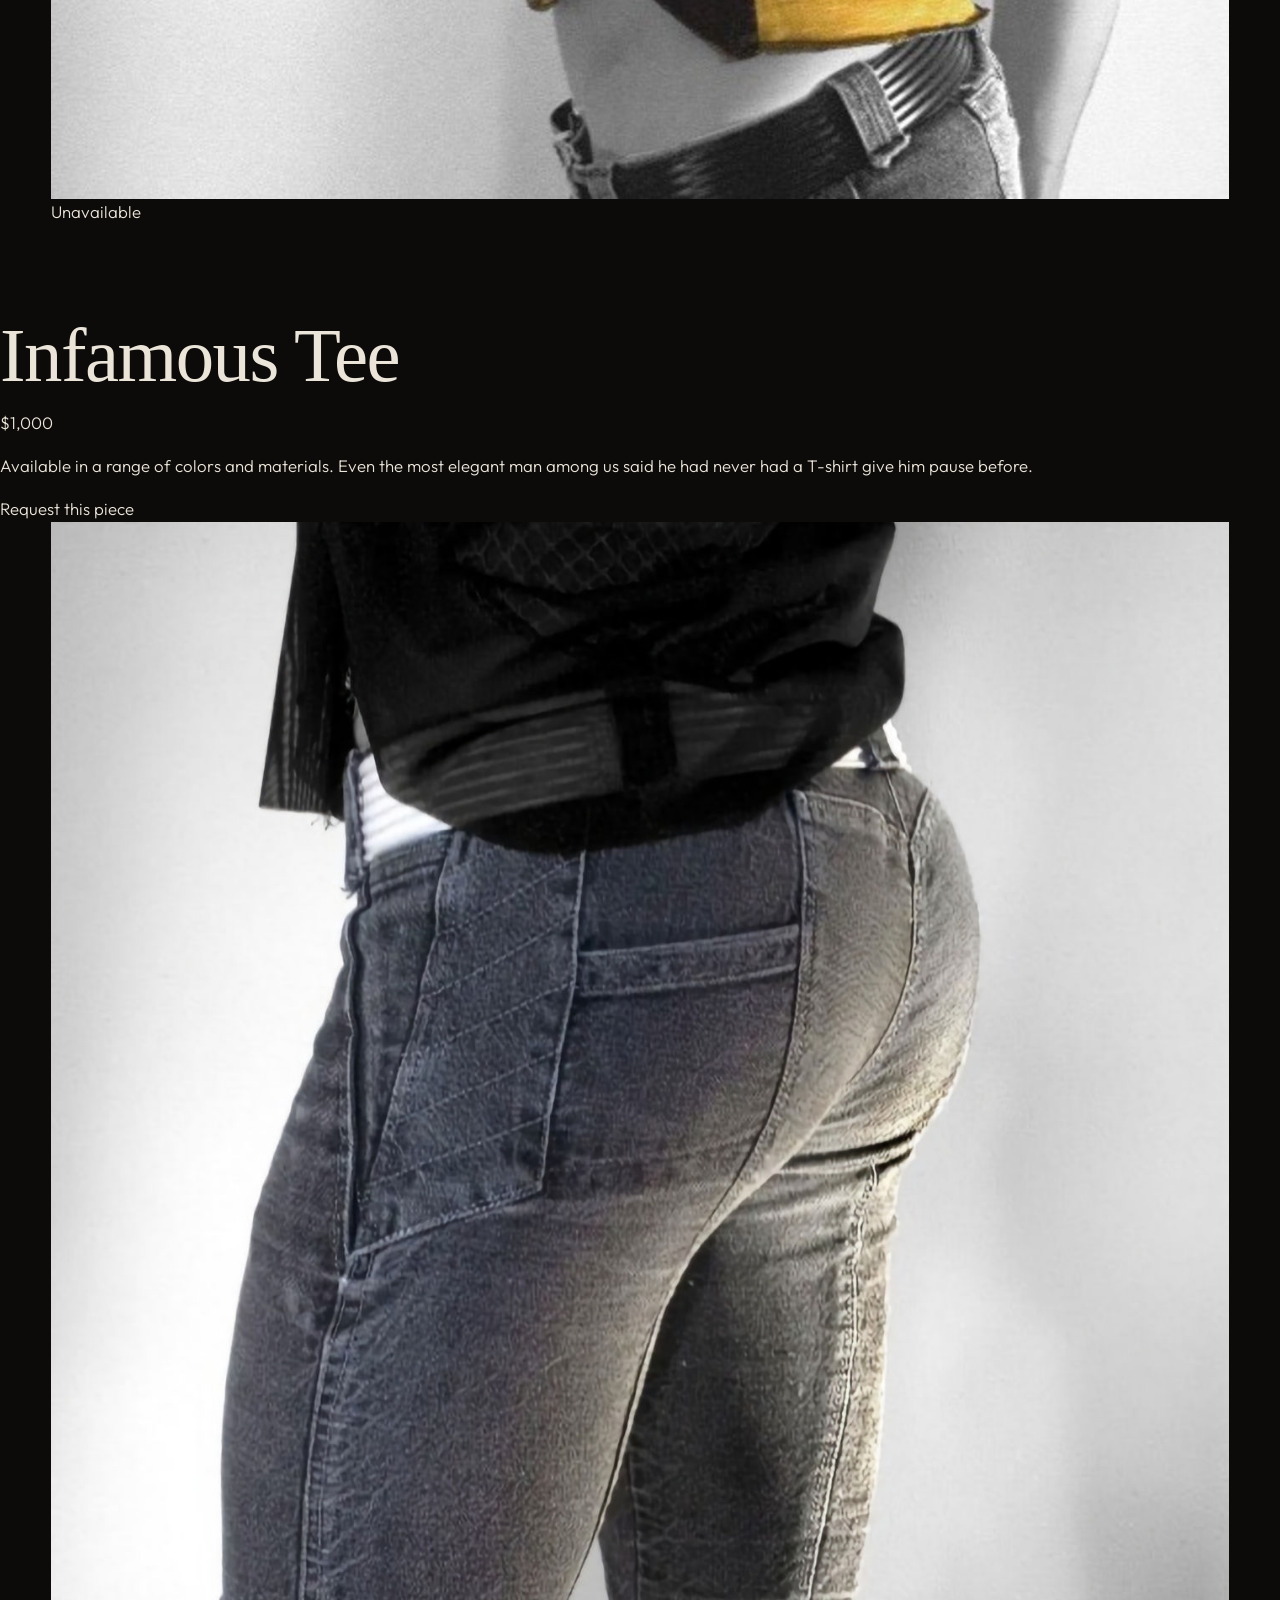
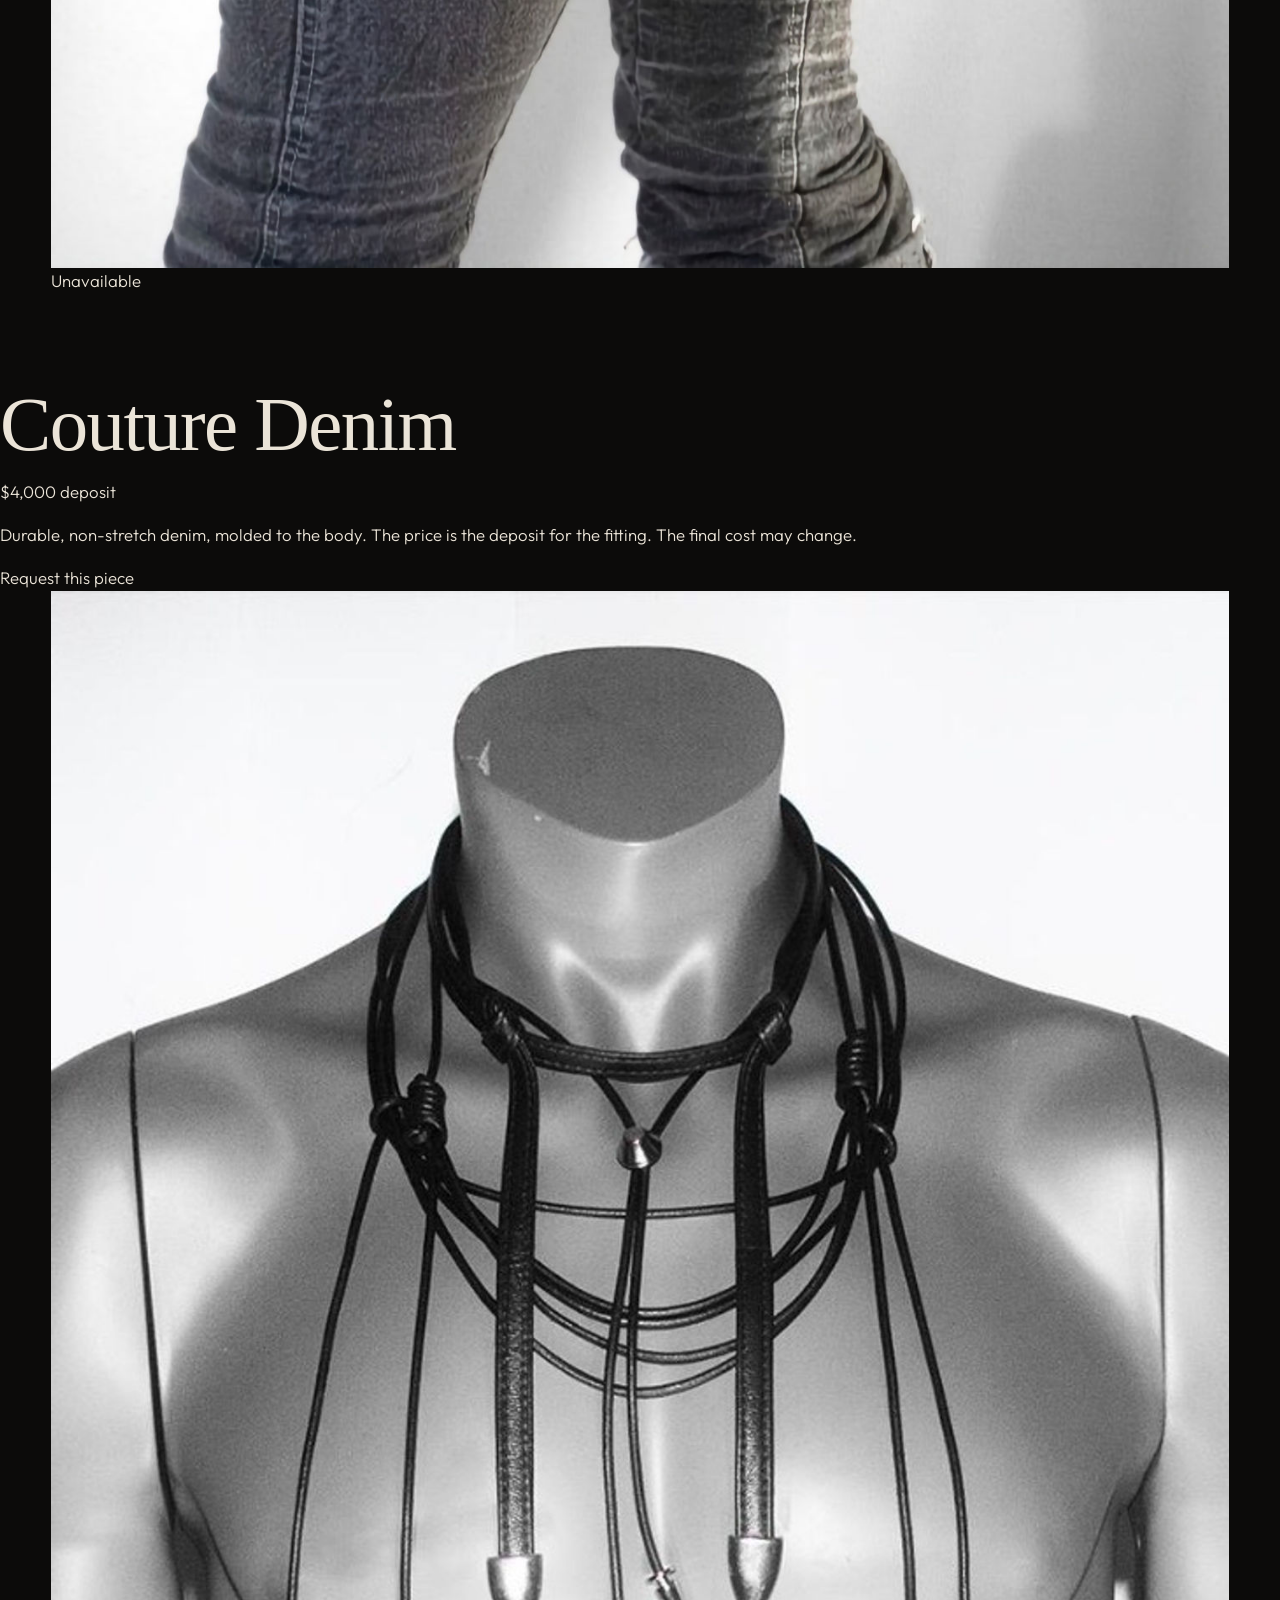
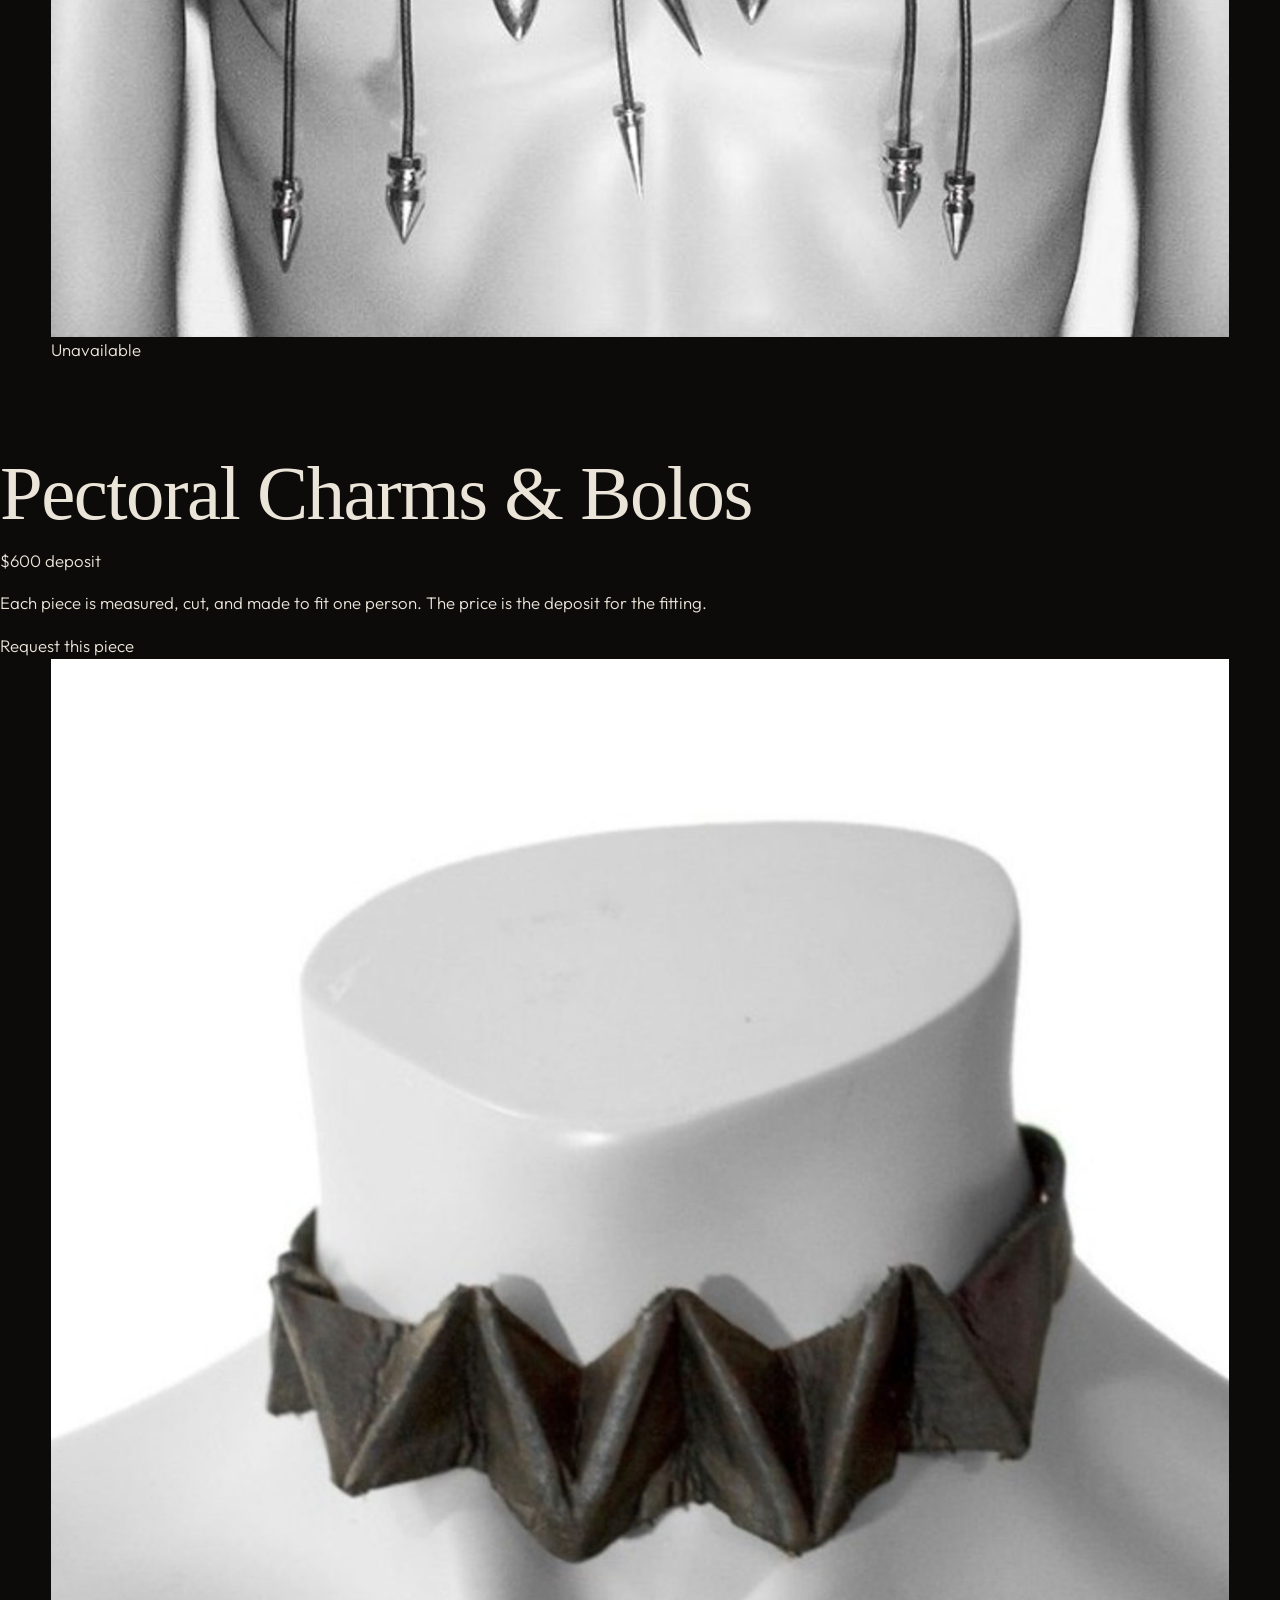
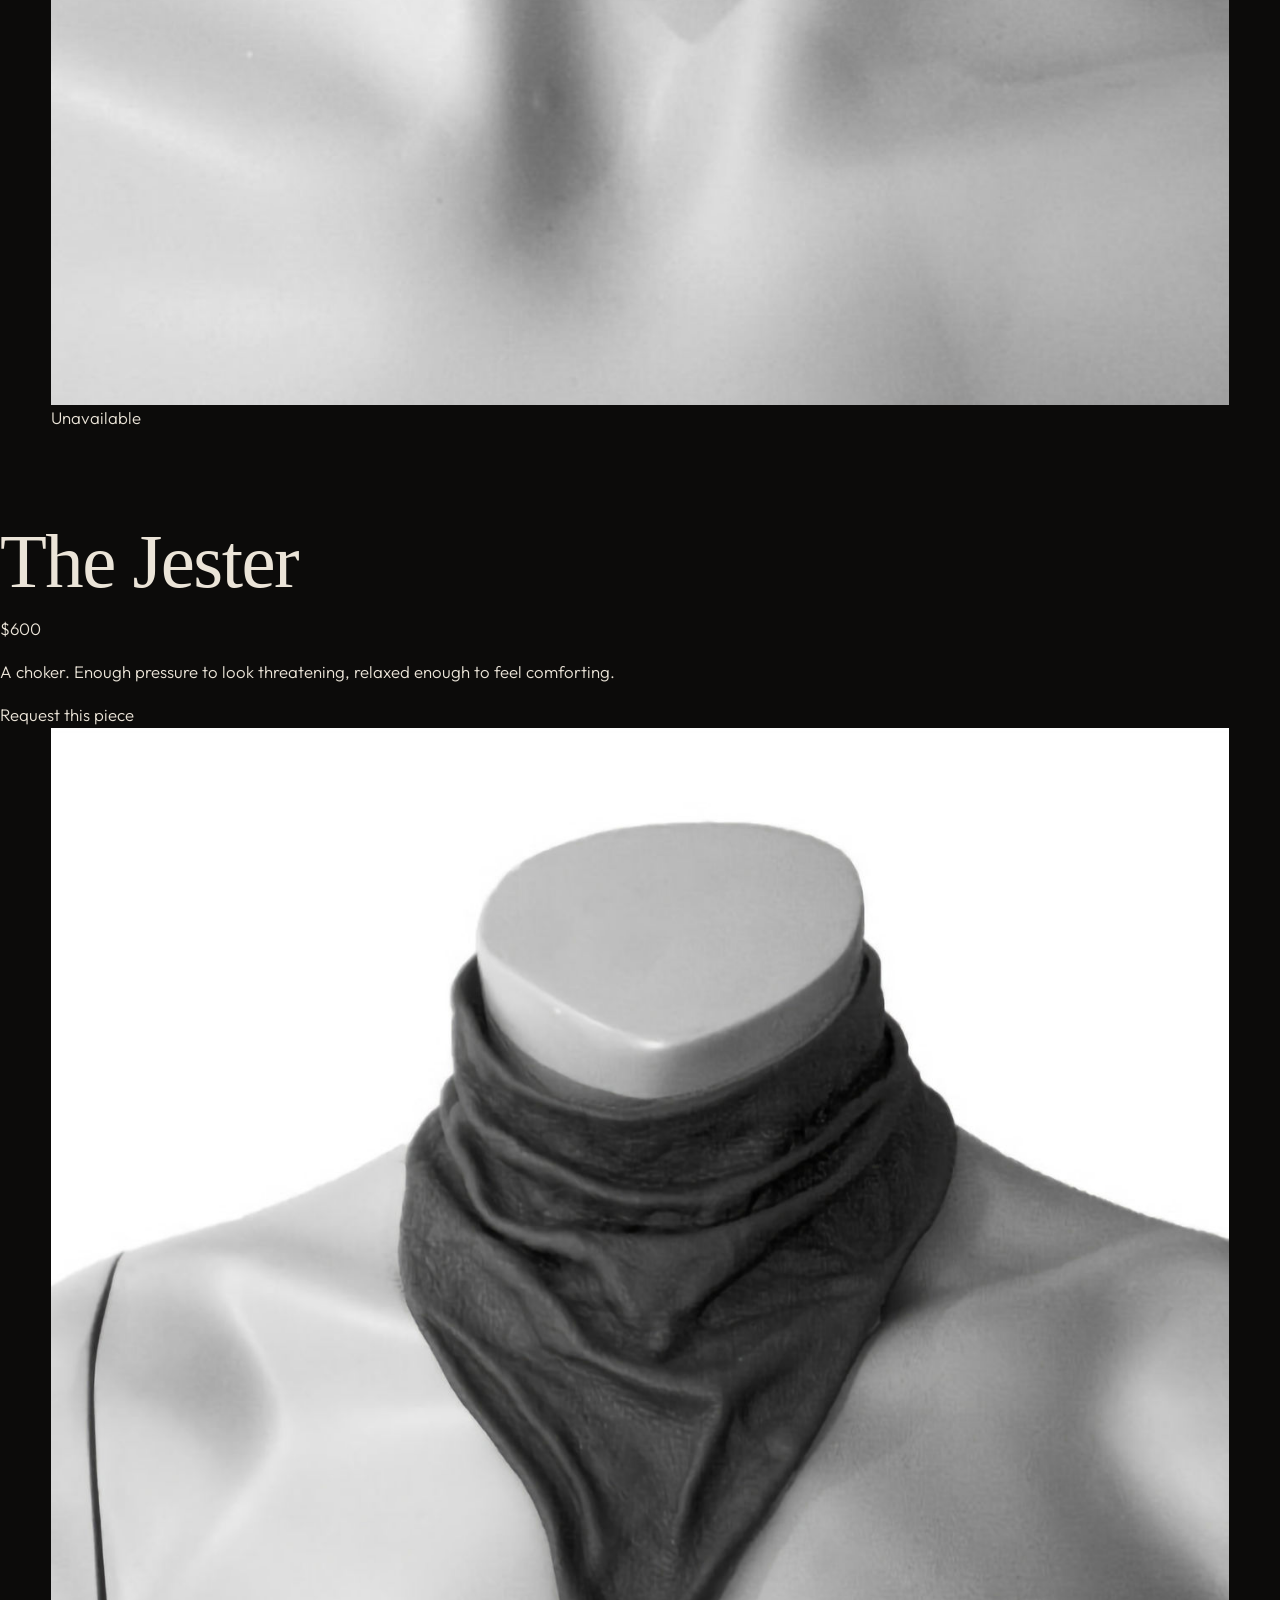
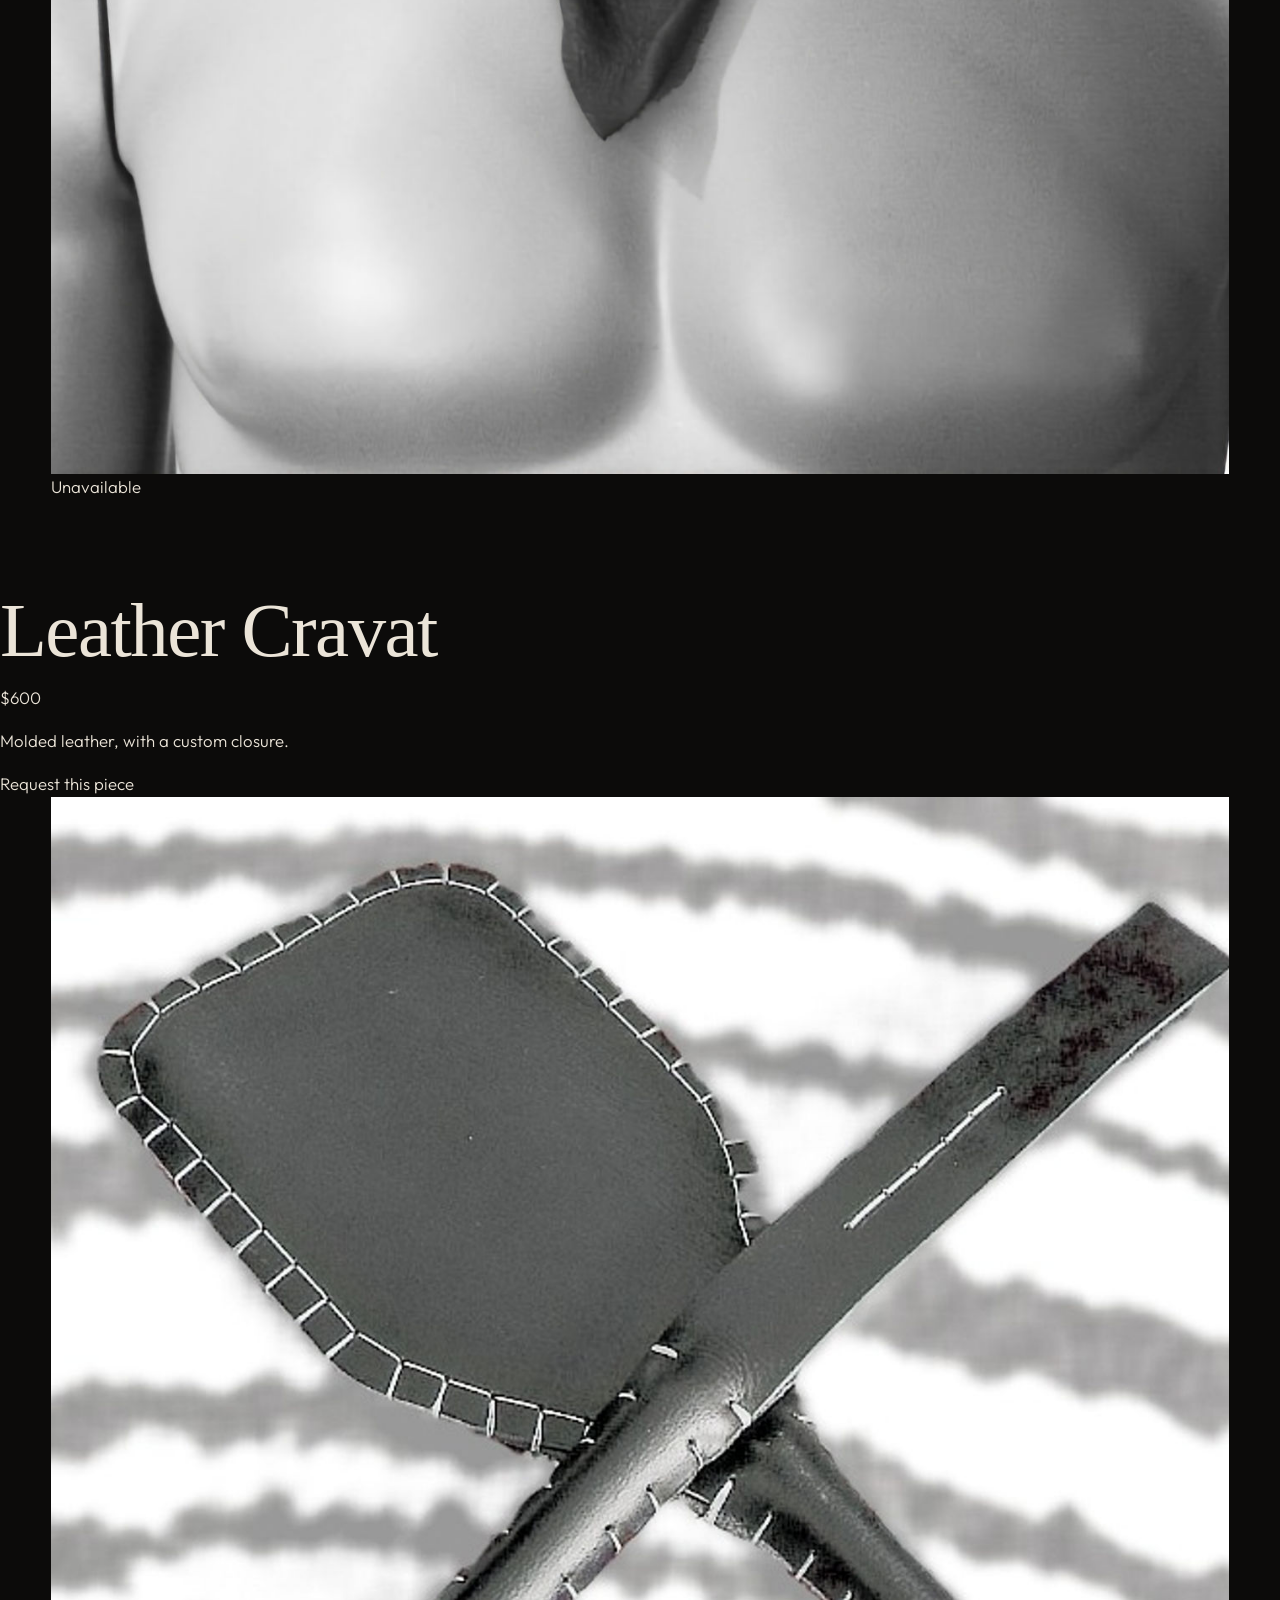
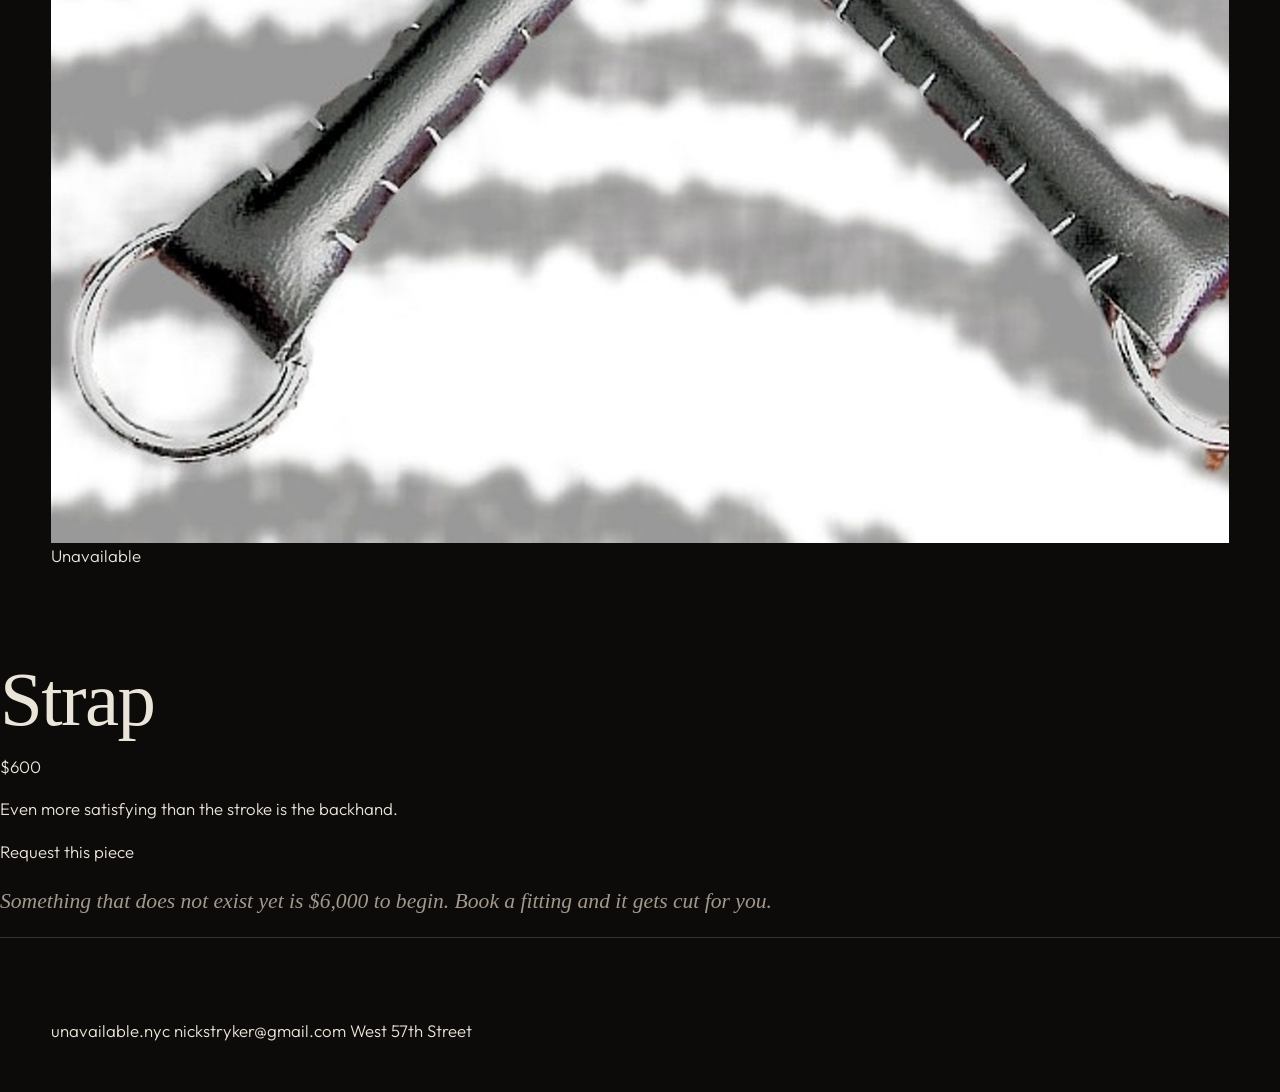
<file: collection.html>
<!DOCTYPE html>
<html lang="en">
<head>
  <meta charset="utf-8" />
  <meta name="viewport" content="width=device-width, initial-scale=1" />
  <title>Collection — Unavailable</title>
  <meta name="description" content="Selected leather, denim, and made-to-order pieces by Unavailable. Fitted in person in New York." />
  <link rel="canonical" href="https://unavailable.nyc/collection.html" />
  <meta name="robots" content="index, follow" />
  <link rel="icon" href="/images/mark-b.png" type="image/png" />
  <link rel="apple-touch-icon" href="/images/mark-b.png" />
  <meta property="og:title" content="Collection — Unavailable" />
  <meta property="og:description" content="Selected leather, denim, and made-to-order pieces by Unavailable. Fitted in person in New York." />
  <meta property="og:url" content="https://unavailable.nyc/collection.html" />
  <meta property="og:site_name" content="Unavailable By Nick" />
  <meta property="og:type" content="website" />
  <meta property="og:locale" content="en_US" />
  <meta property="og:image" content="https://unavailable.nyc/images/belt-bag.jpg" />
  <meta name="twitter:card" content="summary_large_image" />
  <meta name="twitter:title" content="Collection — Unavailable" />
  <meta name="twitter:description" content="Selected leather, denim, and made-to-order pieces by Unavailable. Fitted in person in New York." />
  <meta name="twitter:image" content="https://unavailable.nyc/images/belt-bag.jpg" />
  <script type="application/ld+json">
  {
    "@context": "https://schema.org",
    "@type": "ItemList",
    "name": "Collection",
    "url": "https://unavailable.nyc/collection.html",
    "itemListElement": [
      {
        "@type": "ListItem",
        "position": 1,
        "item": {
          "@type": "Product",
          "name": "Hood",
          "description": "A full mesh hood, cut and stitched by hand. Every purchase includes an invitation for in-person training on care and use.",
          "image": "https://unavailable.nyc/images/hood.jpg",
          "url": "https://unavailable.nyc/collection.html#hood",
          "offers": { "@type": "Offer", "priceCurrency": "USD", "price": "400", "url": "https://unavailable.nyc/fitting.html?piece=Hood" }
        }
      },
      {
        "@type": "ListItem",
        "position": 2,
        "item": {
          "@type": "Product",
          "name": "Belt Bag",
          "description": "Fine belting leather, hand-constructed with waxed nylon thread and rivets, hung from nylon seatbelt webbing. Surprisingly spacious. Conveniently compact. Includes in-person training on care and use.",
          "image": "https://unavailable.nyc/images/belt-bag.jpg",
          "url": "https://unavailable.nyc/collection.html#belt-bag",
          "offers": { "@type": "Offer", "priceCurrency": "USD", "price": "6000", "url": "https://unavailable.nyc/fitting.html?piece=Belt%20Bag" }
        }
      },
      {
        "@type": "ListItem",
        "position": 3,
        "item": {
          "@type": "Product",
          "name": "Shredder Gauntlet",
          "description": "Flexible polyvinyl carbonate, riveted and laced for a close fit.",
          "image": "https://unavailable.nyc/images/gauntlet.jpg",
          "url": "https://unavailable.nyc/collection.html#gauntlet",
          "offers": { "@type": "Offer", "priceCurrency": "USD", "price": "600", "url": "https://unavailable.nyc/fitting.html?piece=Shredder%20Gauntlet" }
        }
      },
      {
        "@type": "ListItem",
        "position": 4,
        "item": {
          "@type": "Product",
          "name": "Infamous Tee",
          "description": "Available in a range of colors and materials. Even the most elegant man among us said he had never had a T-shirt give him pause before.",
          "image": "https://unavailable.nyc/images/tee.jpg",
          "url": "https://unavailable.nyc/collection.html#tee",
          "offers": { "@type": "Offer", "priceCurrency": "USD", "price": "1000", "url": "https://unavailable.nyc/fitting.html?piece=Infamous%20Tee" }
        }
      },
      {
        "@type": "ListItem",
        "position": 5,
        "item": {
          "@type": "Product",
          "name": "Couture Denim",
          "description": "Durable, non-stretch denim, molded to the body. The price is the deposit for the fitting. The final cost may change.",
          "image": "https://unavailable.nyc/images/jeans.jpg",
          "url": "https://unavailable.nyc/collection.html#jeans",
          "offers": { "@type": "Offer", "priceCurrency": "USD", "price": "4000", "url": "https://unavailable.nyc/fitting.html?piece=Couture%20Denim" }
        }
      },
      {
        "@type": "ListItem",
        "position": 6,
        "item": {
          "@type": "Product",
          "name": "Pectoral Charms & Bolos",
          "description": "Each piece is measured, cut, and made to fit one person. The price is the deposit for the fitting.",
          "image": "https://unavailable.nyc/images/charms.jpg",
          "url": "https://unavailable.nyc/collection.html#charms",
          "offers": { "@type": "Offer", "priceCurrency": "USD", "price": "600", "url": "https://unavailable.nyc/fitting.html?piece=Pectoral%20Charms%20%26%20Bolos" }
        }
      },
      {
        "@type": "ListItem",
        "position": 7,
        "item": {
          "@type": "Product",
          "name": "The Jester",
          "description": "A choker. Enough pressure to look threatening, relaxed enough to feel comforting.",
          "image": "https://unavailable.nyc/images/jester.jpg",
          "url": "https://unavailable.nyc/collection.html#jester",
          "offers": { "@type": "Offer", "priceCurrency": "USD", "price": "600", "url": "https://unavailable.nyc/fitting.html?piece=The%20Jester" }
        }
      },
      {
        "@type": "ListItem",
        "position": 8,
        "item": {
          "@type": "Product",
          "name": "Leather Cravat",
          "description": "Molded leather, with a custom closure.",
          "image": "https://unavailable.nyc/images/cravat.jpg",
          "url": "https://unavailable.nyc/collection.html#cravat",
          "offers": { "@type": "Offer", "priceCurrency": "USD", "price": "600", "url": "https://unavailable.nyc/fitting.html?piece=Leather%20Cravat" }
        }
      },
      {
        "@type": "ListItem",
        "position": 9,
        "item": {
          "@type": "Product",
          "name": "Strap",
          "description": "Even more satisfying than the stroke is the backhand.",
          "image": "https://unavailable.nyc/images/strap.jpg",
          "url": "https://unavailable.nyc/collection.html#strap",
          "offers": { "@type": "Offer", "priceCurrency": "USD", "price": "600", "url": "https://unavailable.nyc/fitting.html?piece=Strap" }
        }
      }
    ]
  }
  </script>
  <link rel="preconnect" href="https://fonts.googleapis.com" />
  <link rel="preconnect" href="https://fonts.gstatic.com" crossorigin />
  <link href="https://fonts.googleapis.com/css2?family=Outfit:wght@300;400;500&display=swap" rel="stylesheet" />
  <style>html,body{background:#000;color:#f3efe6}</style>
  <link rel="stylesheet" href="/styles.css" />
</head>
<body>
  <a class="skip" href="#main">Skip to content</a>
  <header class="site-header">
    <a class="wordmark" href="/">Unavailable</a>
    <nav class="nav" aria-label="Primary">
      <a href="/collection.html" aria-current="page">Collection</a>
      <a href="/story.html">Story</a>
      <a href="/fitting.html">Book a fitting</a>
    </nav>
  </header>
  <main id="main" class="section">
    <h1 class="page-title">Collection</h1>
    <p class="intro">Made by hand for private collectors. Prices are the place to start. Jeans and pectoral pieces are quoted as the fitting deposit. The final cost follows the fitting.</p>
    <div class="grid grid-2">
      <article class="piece" id="hood">
        <div class="plate"><img src="/images/hood.jpg" alt="White mesh hood covering the head, shown in profile" /></div>
        <h2>Hood</h2>
        <p class="price">$400</p>
        <p class="blurb">A full mesh hood, cut and stitched by hand. Every purchase includes an invitation for in-person training on care and use.</p>
        <a class="request" href="/fitting.html?piece=Hood">Request this piece</a>
      </article>
      <article class="piece" id="belt-bag">
        <div class="plate"><img src="/images/belt-bag.jpg" alt="Black leather belt bag with white contrast stitching and a zip" /></div>
        <h2>Belt Bag</h2>
        <p class="price">$6,000</p>
        <p class="blurb">Fine belting leather, hand-constructed with waxed nylon thread and rivets, hung from nylon seatbelt webbing. Surprisingly spacious. Conveniently compact. Includes in-person training on care and use.</p>
        <a class="request" href="/fitting.html?piece=Belt%20Bag">Request this piece</a>
      </article>
      <article class="piece" id="gauntlet">
        <div class="plate"><img src="/images/gauntlet.jpg" alt="Black ribbed forearm gauntlet with rivets and layered plates" /><span class="badge">Unavailable</span></div>
        <h2>Shredder Gauntlet</h2>
        <p class="price">$600</p>
        <p class="blurb">Flexible polyvinyl carbonate, riveted and laced for a close fit.</p>
        <a class="request" href="/fitting.html?piece=Shredder%20Gauntlet">Request this piece</a>
      </article>
      <article class="piece" id="tee">
        <div class="plate"><img src="/images/tee.jpg" alt="Yellow and black paneled t-shirt, worn" /><span class="badge">Unavailable</span></div>
        <h2>Infamous Tee</h2>
        <p class="price">$1,000</p>
        <p class="blurb">Available in a range of colors and materials. Even the most elegant man among us said he had never had a T-shirt give him pause before.</p>
        <a class="request" href="/fitting.html?piece=Infamous%20Tee">Request this piece</a>
      </article>
      <article class="piece" id="jeans">
        <div class="plate"><img src="/images/jeans.jpg" alt="Dark couture denim jeans with angled seam panels" /><span class="badge">Unavailable</span></div>
        <h2>Couture Denim</h2>
        <p class="price">$4,000 deposit</p>
        <p class="blurb">Durable, non-stretch denim, molded to the body. The price is the deposit for the fitting. The final cost may change.</p>
        <a class="request" href="/fitting.html?piece=Couture%20Denim">Request this piece</a>
      </article>
      <article class="piece" id="charms">
        <div class="plate"><img src="/images/charms.jpg" alt="Layered black leather bolo with silver tips on a form" /><span class="badge">Unavailable</span></div>
        <h2>Pectoral Charms &amp; Bolos</h2>
        <p class="price">$600 deposit</p>
        <p class="blurb">Each piece is measured, cut, and made to fit one person. The price is the deposit for the fitting.</p>
        <a class="request" href="/fitting.html?piece=Pectoral%20Charms%20%26%20Bolos">Request this piece</a>
      </article>
      <article class="piece" id="jester">
        <div class="plate"><img src="/images/jester.jpg" alt="Folded dark leather choker on a white form" /><span class="badge">Unavailable</span></div>
        <h2>The Jester</h2>
        <p class="price">$600</p>
        <p class="blurb">A choker. Enough pressure to look threatening, relaxed enough to feel comforting.</p>
        <a class="request" href="/fitting.html?piece=The%20Jester">Request this piece</a>
      </article>
      <article class="piece" id="cravat">
        <div class="plate"><img src="/images/cravat.jpg" alt="Dark molded leather cravat on a form" /><span class="badge">Unavailable</span></div>
        <h2>Leather Cravat</h2>
        <p class="price">$600</p>
        <p class="blurb">Molded leather, with a custom closure.</p>
        <a class="request" href="/fitting.html?piece=Leather%20Cravat">Request this piece</a>
      </article>
      <article class="piece" id="strap">
        <div class="plate"><img src="/images/strap.jpg" alt="Black leather strap and paddle with white stitching, crossed" /><span class="badge">Unavailable</span></div>
        <h2>Strap</h2>
        <p class="price">$600</p>
        <p class="blurb">Even more satisfying than the stroke is the backhand.</p>
        <a class="request" href="/fitting.html?piece=Strap">Request this piece</a>
      </article>
    </div>
    <p class="note">Something that does not exist yet is $6,000 to begin. Book a fitting and it gets cut for you.</p>
  </main>
  <footer class="site-footer">
    <span>unavailable.nyc</span>
    <a href="mailto:nickstryker@gmail.com">nickstryker@gmail.com</a>
    <span>West 57th Street</span>
  </footer>
</body>
</html>
</file>
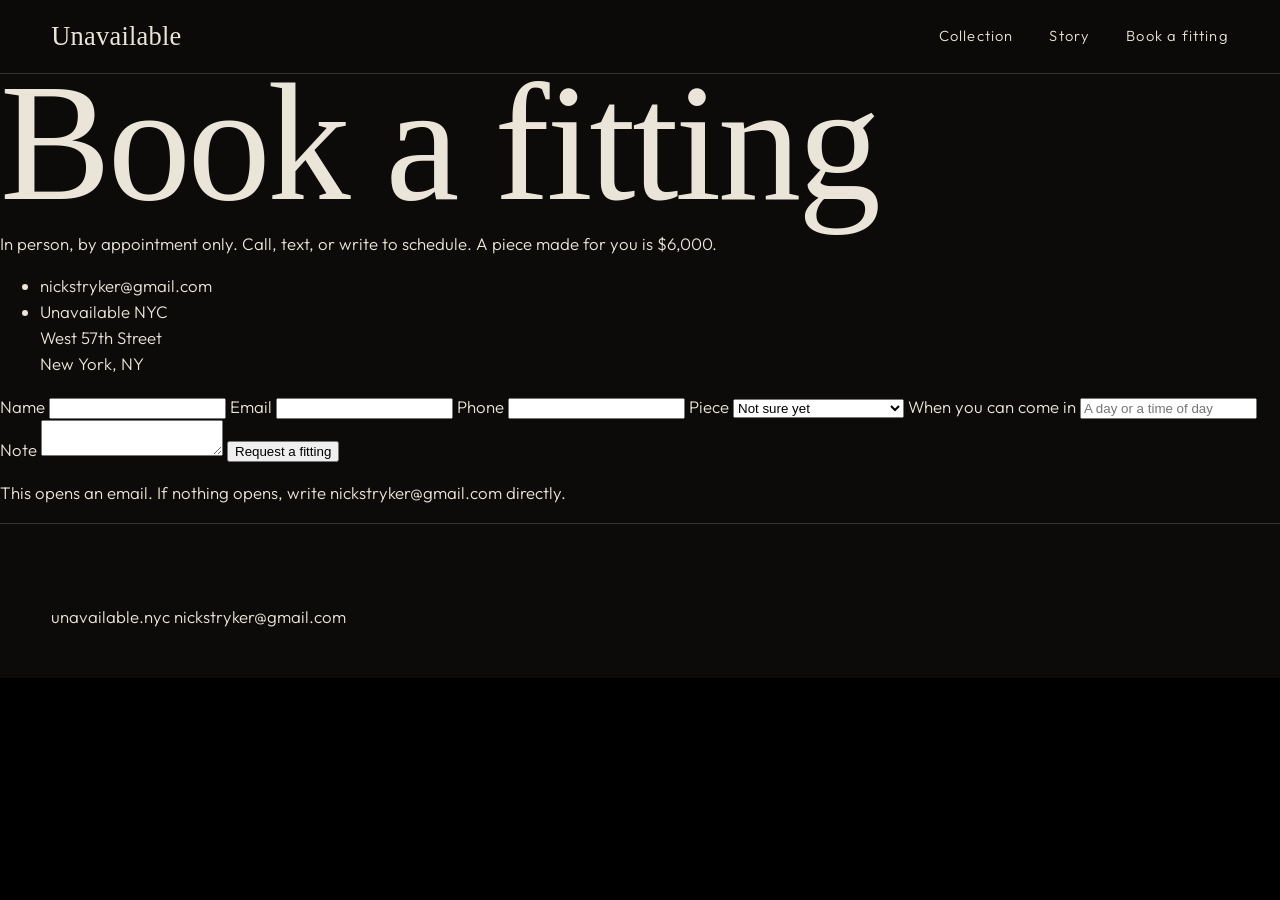
<file: fitting.html>
<!DOCTYPE html>
<html lang="en">
<head>
  <meta charset="utf-8" />
  <meta name="viewport" content="width=device-width, initial-scale=1" />
  <title>Book a fitting — Unavailable</title>
  <meta name="description" content="Request an in-person fitting with Nick Stryker at Unavailable, West 57th Street, New York." />
  <link rel="canonical" href="https://unavailable.nyc/fitting.html" />
  <meta name="robots" content="index, follow" />
  <link rel="icon" href="/images/mark-b.png" type="image/png" />
  <link rel="apple-touch-icon" href="/images/mark-b.png" />
  <meta property="og:title" content="Book a fitting — Unavailable" />
  <meta property="og:description" content="Request an in-person fitting with Nick Stryker at Unavailable, West 57th Street, New York." />
  <meta property="og:url" content="https://unavailable.nyc/fitting.html" />
  <meta property="og:site_name" content="Unavailable By Nick" />
  <meta property="og:type" content="website" />
  <meta property="og:locale" content="en_US" />
  <meta property="og:image" content="https://unavailable.nyc/images/hood.jpg" />
  <meta name="twitter:card" content="summary_large_image" />
  <meta name="twitter:title" content="Book a fitting — Unavailable" />
  <meta name="twitter:description" content="Request an in-person fitting with Nick Stryker at Unavailable, West 57th Street, New York." />
  <meta name="twitter:image" content="https://unavailable.nyc/images/hood.jpg" />
  <script type="application/ld+json">
  {
    "@context": "https://schema.org",
    "@type": "ContactPage",
    "name": "Book a fitting",
    "url": "https://unavailable.nyc/fitting.html",
    "description": "Request an in-person fitting with Nick Stryker at Unavailable, West 57th Street, New York.",
    "mainEntity": {
      "@type": "ClothingStore",
      "name": "Unavailable by Nick Stryker",
      "email": "nickstryker@gmail.com",
      "address": {
        "@type": "PostalAddress",
        "streetAddress": "West 57th Street",
        "addressLocality": "New York",
        "addressRegion": "NY",
        "addressCountry": "US"
      }
    }
  }
  </script>
  <link rel="preconnect" href="https://fonts.googleapis.com" />
  <link rel="preconnect" href="https://fonts.gstatic.com" crossorigin />
  <link href="https://fonts.googleapis.com/css2?family=Outfit:wght@300;400;500&display=swap" rel="stylesheet" />
  <style>html,body{background:#000;color:#f3efe6}</style>
  <link rel="stylesheet" href="/styles.css" />
</head>
<body>
  <a class="skip" href="#main">Skip to content</a>
  <header class="site-header">
    <a class="wordmark" href="/">Unavailable</a>
    <nav class="nav" aria-label="Primary">
      <a href="/collection.html">Collection</a>
      <a href="/story.html">Story</a>
      <a href="/fitting.html" aria-current="page">Book a fitting</a>
    </nav>
  </header>
  <main id="main" class="section">
    <div class="fit-layout">
      <div>
        <h1 class="page-title">Book a fitting</h1>
        <p class="intro">In person, by appointment only. Call, text, or write to schedule. A piece made for you is $6,000.</p>
        <ul class="contact-list">
          <li><a href="mailto:nickstryker@gmail.com">nickstryker@gmail.com</a></li>
          <li>Unavailable NYC<br />West 57th Street<br />New York, NY</li>
        </ul>
      </div>
      <form id="fitting-form">
        <label>Name
          <input name="name" type="text" autocomplete="name" required />
        </label>
        <label>Email
          <input name="email" type="email" autocomplete="email" required />
        </label>
        <label>Phone
          <input name="phone" type="tel" autocomplete="tel" />
        </label>
        <label>Piece
          <select name="piece">
            <option>Not sure yet</option>
            <option>Hood</option>
            <option>Belt Bag</option>
            <option>Shredder Gauntlet</option>
            <option>Infamous Tee</option>
            <option>Couture Denim</option>
            <option>Pectoral Charms &amp; Bolos</option>
            <option>The Jester</option>
            <option>Leather Cravat</option>
            <option>Strap</option>
            <option>Bespoke</option>
          </select>
        </label>
        <label>When you can come in
          <input name="when" type="text" placeholder="A day or a time of day" />
        </label>
        <label>Note
          <textarea name="note"></textarea>
        </label>
        <button class="btn btn-lime" type="submit">Request a fitting</button>
        <p class="form-note">This opens an email. If nothing opens, write nickstryker@gmail.com directly.</p>
      </form>
    </div>
  </main>
  <footer class="site-footer">
    <span>unavailable.nyc</span>
    <a href="mailto:nickstryker@gmail.com">nickstryker@gmail.com</a>
  </footer>
  <script src="/fitting.js"></script>
</body>
</html>
</file>
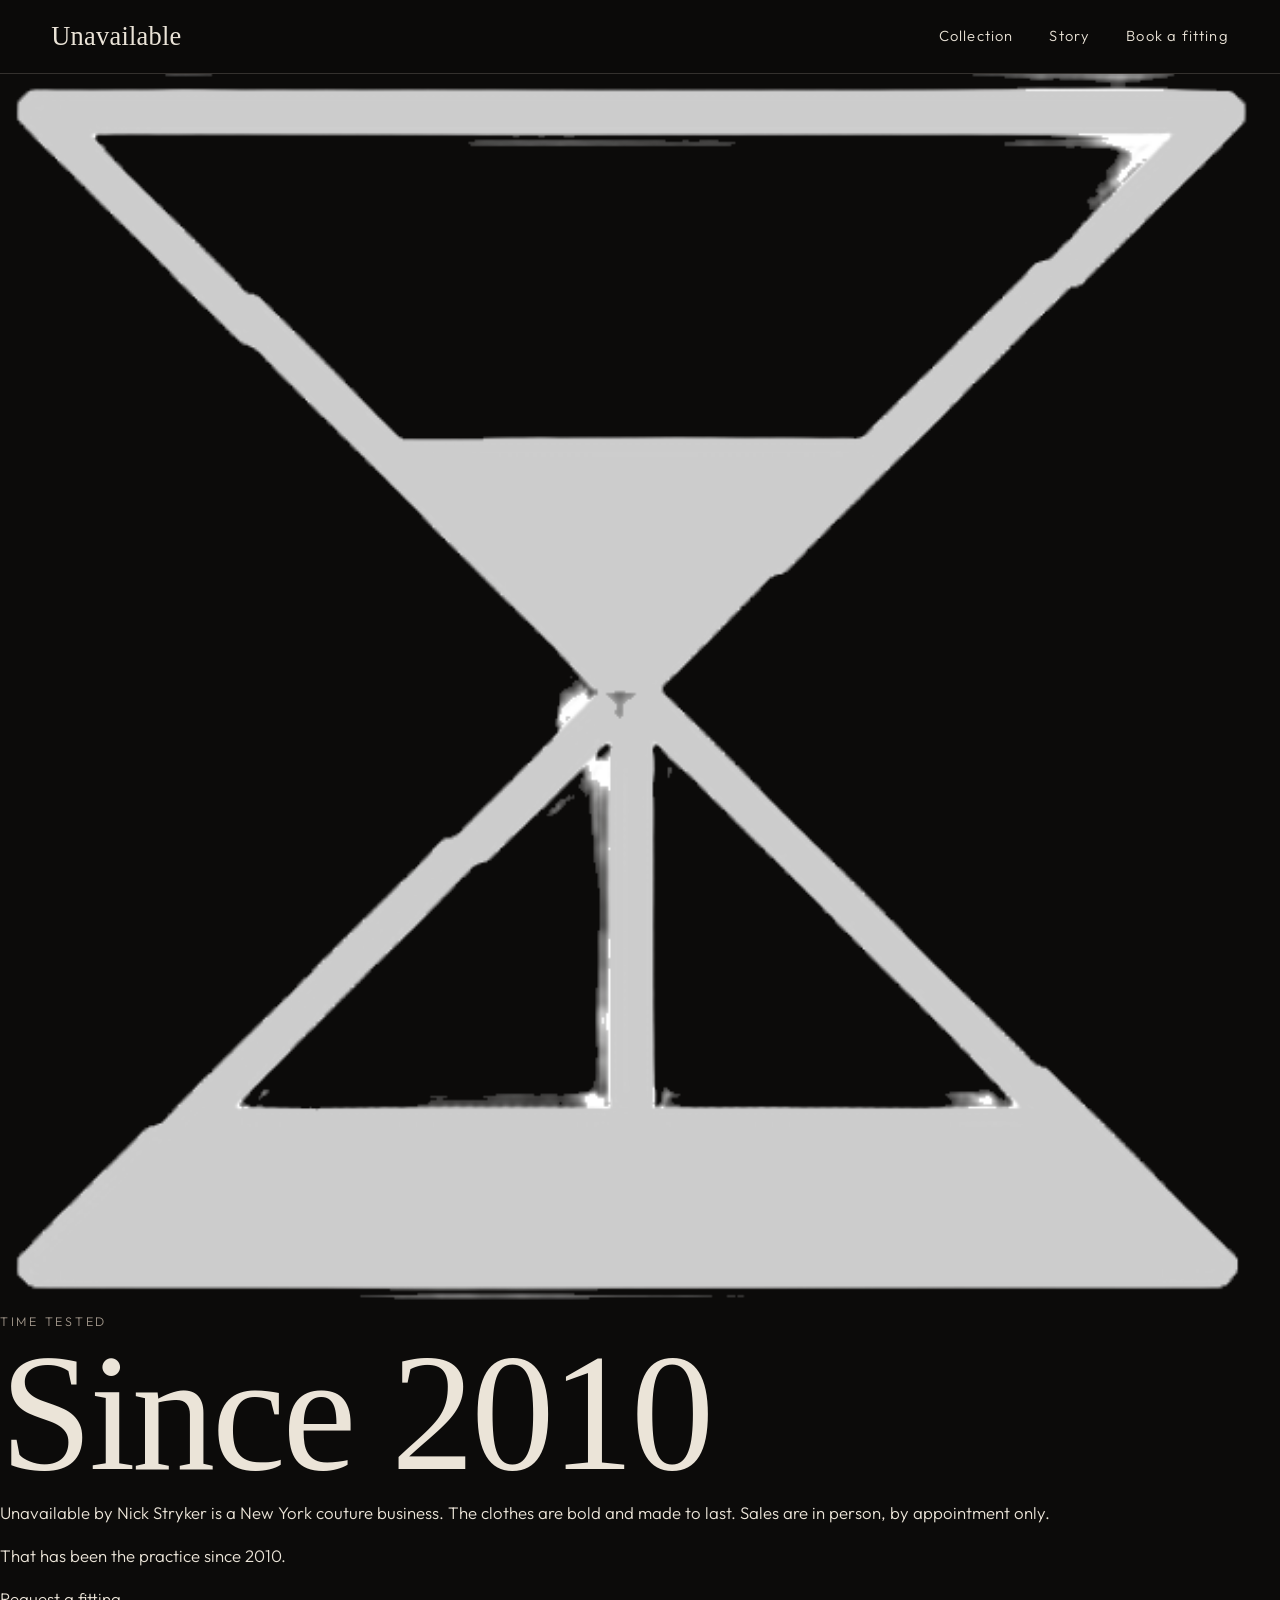
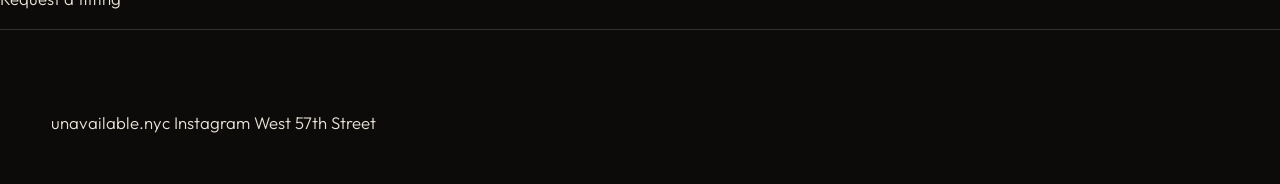
<file: story.html>
<!DOCTYPE html>
<html lang="en">
<head>
  <meta charset="utf-8" />
  <meta name="viewport" content="width=device-width, initial-scale=1" />
  <title>Story — Unavailable</title>
  <meta name="description" content="Unavailable by Nick Stryker. A New York house for private collectors, since 2010." />
  <link rel="canonical" href="https://unavailable.nyc/story.html" />
  <meta name="robots" content="index, follow" />
  <link rel="icon" href="/images/mark-b.png" type="image/png" />
  <link rel="apple-touch-icon" href="/images/mark-b.png" />
  <meta property="og:title" content="Story — Unavailable" />
  <meta property="og:description" content="Unavailable by Nick Stryker. A New York house for private collectors, since 2010." />
  <meta property="og:url" content="https://unavailable.nyc/story.html" />
  <meta property="og:site_name" content="Unavailable By Nick" />
  <meta property="og:type" content="website" />
  <meta property="og:locale" content="en_US" />
  <meta property="og:image" content="https://unavailable.nyc/images/hourglass.png" />
  <meta name="twitter:card" content="summary_large_image" />
  <meta name="twitter:title" content="Story — Unavailable" />
  <meta name="twitter:description" content="Unavailable by Nick Stryker. A New York house for private collectors, since 2010." />
  <meta name="twitter:image" content="https://unavailable.nyc/images/hourglass.png" />
  <script type="application/ld+json">
  {
    "@context": "https://schema.org",
    "@type": "AboutPage",
    "name": "Story",
    "url": "https://unavailable.nyc/story.html",
    "description": "Unavailable by Nick Stryker. A New York house for private collectors, since 2010.",
    "isPartOf": { "@type": "WebSite", "name": "Unavailable By Nick", "url": "https://unavailable.nyc/" }
  }
  </script>
  <link rel="preconnect" href="https://fonts.googleapis.com" />
  <link rel="preconnect" href="https://fonts.gstatic.com" crossorigin />
  <link href="https://fonts.googleapis.com/css2?family=Outfit:wght@300;400;500&display=swap" rel="stylesheet" />
  <style>html,body{background:#000;color:#f3efe6}</style>
  <link rel="stylesheet" href="/styles.css" />
</head>
<body>
  <a class="skip" href="#main">Skip to content</a>
  <header class="site-header">
    <a class="wordmark" href="/">Unavailable</a>
    <nav class="nav" aria-label="Primary">
      <a href="/collection.html">Collection</a>
      <a href="/story.html" aria-current="page">Story</a>
      <a href="/fitting.html">Book a fitting</a>
    </nav>
  </header>
  <main id="main" class="section">
    <img class="hourglass" src="/images/hourglass.png" alt="Hourglass" />
    <p class="eyebrow">Time tested</p>
    <h1 class="page-title">Since 2010</h1>
    <div class="story-copy">
      <p>Unavailable by Nick Stryker is a New York couture business. The clothes are bold and made to last. Sales are in person, by appointment only.</p>
      <p>That has been the practice since 2010.</p>
      <p><a class="btn btn-lime" href="/fitting.html">Request a fitting</a></p>
    </div>
  </main>
  <footer class="site-footer">
    <span>unavailable.nyc</span>
    <a href="https://www.instagram.com/NickStryker" target="_blank" rel="noreferrer">Instagram</a>
    <span>West 57th Street</span>
  </footer>
</body>
</html>
</file>
<file: styles.css>
:root {
  --bg: #0c0b0a;
  --ink: #ebe4d8;
  --dim: #a3988c;
  --line: rgba(235, 228, 216, 0.18);
  --serif: "Cormorant Garamond", "Palatino Linotype", Palatino, serif;
  --sans: "Outfit", "Avenir Next", "Segoe UI", sans-serif;
  --pad: clamp(1.25rem, 4vw, 4rem);
}

* { box-sizing: border-box; }

html { scroll-behavior: smooth; }

::selection {
  background: var(--ink);
  color: var(--bg);
}

@media (prefers-reduced-motion: reduce) {
  html { scroll-behavior: auto; }
}

body {
  margin: 0;
  background: var(--bg);
  color: var(--ink);
  font-family: var(--sans);
  font-weight: 300;
  font-size: 1.05rem;
  line-height: 1.55;
}

img { display: block; width: 100%; height: auto; }

a { color: inherit; text-decoration: none; }

a:focus-visible {
  outline: 1px solid var(--ink);
  outline-offset: 3px;
}

a.out {
  text-decoration: underline;
  text-underline-offset: 0.18em;
  text-decoration-thickness: 1px;
  text-decoration-color: rgba(235, 228, 216, 0.45);
}

a.out:hover { text-decoration-color: var(--ink); }

.skip {
  position: absolute;
  left: 1rem;
  top: -4rem;
  background: var(--ink);
  color: var(--bg);
  padding: 0.45rem 0.7rem;
  z-index: 5;
}

.skip:focus { top: 1rem; }

.site-header {
  position: sticky;
  top: 0;
  z-index: 4;
  display: flex;
  align-items: center;
  justify-content: space-between;
  gap: 1.5rem;
  padding: 1rem var(--pad);
  background: rgba(12, 11, 10, 0.92);
  border-bottom: 1px solid var(--line);
  backdrop-filter: blur(10px);
}

.wordmark {
  font-family: var(--serif);
  font-size: 1.65rem;
  font-weight: 500;
  letter-spacing: 0.01em;
}

.wordmark:hover { color: white; }

.nav {
  display: flex;
  gap: clamp(1rem, 3vw, 2.25rem);
  font-size: 0.92rem;
  letter-spacing: 0.08em;
}

.nav a:hover { color: white; }

.hero {
  display: flex;
  flex-direction: column;
  justify-content: flex-end;
  padding: 14vh var(--pad) 4.5vh;
}

.eyebrow {
  margin: 0 0 0.8rem;
  color: var(--dim);
  font-size: 0.78rem;
  letter-spacing: 0.22em;
  text-transform: uppercase;
}

h1, h2 {
  margin: 0;
  font-family: var(--serif);
  font-weight: 500;
  letter-spacing: -0.02em;
}

h1 {
  font-size: clamp(3.4rem, 13vw, 12.5rem);
  line-height: 0.84;
}

.nameplate {
  position: relative;
  width: max-content;
  max-width: 100%;
}

.nameplate h1 {
  position: relative;
  z-index: 1;
}

.emblem {
  position: absolute;
  left: 50%;
  top: 46%;
  width: 158%;
  height: auto;
  transform: translate(-50%, -50%);
  color: var(--ink);
  opacity: 0.2;
  pointer-events: none;
  overflow: visible;
  transition: opacity 1.4s ease;
}

.emblem.rest { opacity: 0.11; }

.lede {
  display: grid;
  max-width: 36rem;
  margin: 1.35rem 0 0;
  font-size: clamp(1.2rem, 2vw, 1.65rem);
  color: var(--ink);
}

.lede-line {
  grid-area: 1 / 1;
  transition: opacity 0.9s ease;
}

.lede-latin { opacity: 0; }

.lede.show-latin .lede-line:first-child { opacity: 0; }
.lede.show-latin .lede-latin { opacity: 1; }

.duties {
  display: flex;
  flex-wrap: wrap;
  align-items: center;
  gap: 0.45rem 0.85rem;
  margin: 0.9rem 0 0;
  color: var(--dim);
  letter-spacing: 0.12em;
  text-transform: uppercase;
  font-size: 0.78rem;
}

.duties a:hover { color: var(--ink); }

.sep {
  font-weight: 700;
  font-size: 1.15em;
  line-height: 1;
}

.plate {
  margin: 0;
  padding: 0 var(--pad) 6rem;
}

.plate img {
  background: #000;
}

.plate figcaption,
figure figcaption {
  display: flex;
  justify-content: space-between;
  gap: 1rem;
  margin-top: 0.75rem;
  color: var(--dim);
  font-size: 0.82rem;
  letter-spacing: 0.14em;
  text-transform: uppercase;
}

.chapter {
  display: grid;
  grid-template-columns: minmax(16rem, 0.8fr) 1.2fr;
  gap: clamp(1.5rem, 4vw, 4rem);
  align-items: start;
  padding: 5rem var(--pad);
  border-top: 1px solid var(--line);
  scroll-margin-top: 4.5rem;
}

.chapter figure img {
  max-height: 78vh;
  object-fit: cover;
  object-position: center top;
}

.chapter figure img.whole {
  object-fit: contain;
  object-position: center;
  background: #e6e1d8;
}

.chapter-flip { grid-template-columns: 1.2fr minmax(16rem, 0.8fr); }

.chapter-flip .chapter-copy { order: 2; }

h2 {
  font-size: clamp(3rem, 6vw, 5.5rem);
  line-height: 0.9;
  margin-bottom: 1.25rem;
}

.chapter-copy p { margin: 0 0 1rem; max-width: 34rem; }

.note {
  color: var(--dim);
  font-family: var(--serif);
  font-style: italic;
  font-size: 1.35rem;
  line-height: 1.3;
}

.stack {
  display: grid;
  gap: 1.25rem;
}

.detail { max-width: 70%; }

.detail img {
  max-height: 52vh;
  object-position: center;
}

figure { margin: 0; }

.site-footer {
  padding: 5rem var(--pad) 3rem;
  border-top: 1px solid var(--line);
}

.latin {
  margin: 0 0 0.6rem;
  color: var(--dim);
  font-family: var(--serif);
  font-style: italic;
  font-size: 1.35rem;
}

.motto {
  margin: 0 0 2rem;
  font-family: var(--serif);
  font-size: clamp(2.2rem, 5vw, 4rem);
  line-height: 1;
}

.contact {
  display: flex;
  flex-wrap: wrap;
  gap: 0.75rem 2rem;
  color: var(--dim);
  letter-spacing: 0.04em;
}

.contact a:hover { color: var(--ink); }

@media (max-width: 640px) {
  .hero {
    padding: 4.75rem var(--pad) 2.5rem;
  }

  h1 { font-size: 15.6vw; }

  .lede { margin-top: 1rem; }
}

@media (max-width: 800px) {
  .chapter,
  .chapter-flip {
    grid-template-columns: 1fr;
  }

  .chapter-flip .chapter-copy { order: 0; }

  .detail { max-width: none; }

  .nav { gap: 0.9rem; letter-spacing: 0.04em; font-size: 0.82rem; }
}
</file>
<file: brotherhoods-preview/styles.css>
:root {
  --bg: #0c0b0a;
  --ink: #ebe4d8;
  --dim: #a3988c;
  --line: rgba(235, 228, 216, 0.18);
  --serif: "Cormorant Garamond", "Palatino Linotype", Palatino, serif;
  --sans: "Outfit", "Avenir Next", "Segoe UI", sans-serif;
  --pad: clamp(1.25rem, 4vw, 4rem);
}

* { box-sizing: border-box; }

html { scroll-behavior: smooth; }

::selection {
  background: var(--ink);
  color: var(--bg);
}

@media (prefers-reduced-motion: reduce) {
  html { scroll-behavior: auto; }
}

body {
  margin: 0;
  background: var(--bg);
  color: var(--ink);
  font-family: var(--sans);
  font-weight: 300;
  font-size: 1.05rem;
  line-height: 1.55;
}

img { display: block; width: 100%; height: auto; }

a { color: inherit; text-decoration: none; }

a:focus-visible {
  outline: 1px solid var(--ink);
  outline-offset: 3px;
}

a.out {
  text-decoration: underline;
  text-underline-offset: 0.18em;
  text-decoration-thickness: 1px;
  text-decoration-color: rgba(235, 228, 216, 0.45);
}

a.out:hover { text-decoration-color: var(--ink); }

.skip {
  position: absolute;
  left: 1rem;
  top: -4rem;
  background: var(--ink);
  color: var(--bg);
  padding: 0.45rem 0.7rem;
  z-index: 5;
}

.skip:focus { top: 1rem; }

.site-header {
  position: sticky;
  top: 0;
  z-index: 4;
  display: flex;
  align-items: center;
  justify-content: space-between;
  gap: 1.5rem;
  padding: 1rem var(--pad);
  background: rgba(12, 11, 10, 0.92);
  border-bottom: 1px solid var(--line);
  backdrop-filter: blur(10px);
}

.wordmark {
  font-family: var(--serif);
  font-size: 1.65rem;
  font-weight: 500;
  letter-spacing: 0.01em;
}

.wordmark:hover { color: white; }

.nav {
  display: flex;
  gap: clamp(1rem, 3vw, 2.25rem);
  font-size: 0.92rem;
  letter-spacing: 0.08em;
}

.nav a:hover { color: white; }

.hero {
  display: flex;
  flex-direction: column;
  justify-content: flex-end;
  padding: 14vh var(--pad) 4.5vh;
}

.eyebrow {
  margin: 0 0 0.8rem;
  color: var(--dim);
  font-size: 0.78rem;
  letter-spacing: 0.22em;
  text-transform: uppercase;
}

h1, h2 {
  margin: 0;
  font-family: var(--serif);
  font-weight: 500;
  letter-spacing: -0.02em;
}

h1 {
  font-size: clamp(3.4rem, 13vw, 12.5rem);
  line-height: 0.84;
}

.nameplate {
  position: relative;
  width: max-content;
  max-width: 100%;
}

.nameplate h1 {
  position: relative;
  z-index: 1;
}

.emblem {
  position: absolute;
  left: 50%;
  top: 46%;
  width: 158%;
  height: auto;
  transform: translate(-50%, -50%);
  color: var(--ink);
  opacity: 0.2;
  pointer-events: none;
  overflow: visible;
  transition: opacity 1.4s ease;
}

.emblem.rest { opacity: 0.11; }

.lede {
  display: grid;
  max-width: 36rem;
  margin: 1.35rem 0 0;
  font-size: clamp(1.2rem, 2vw, 1.65rem);
  color: var(--ink);
}

.lede-line {
  grid-area: 1 / 1;
  transition: opacity 0.9s ease;
}

.lede-latin { opacity: 0; }

.lede.show-latin .lede-line:first-child { opacity: 0; }
.lede.show-latin .lede-latin { opacity: 1; }

.duties {
  display: flex;
  flex-wrap: wrap;
  align-items: center;
  gap: 0.45rem 0.85rem;
  margin: 0.9rem 0 0;
  color: var(--dim);
  letter-spacing: 0.12em;
  text-transform: uppercase;
  font-size: 0.78rem;
}

.duties a:hover { color: var(--ink); }

.sep {
  font-weight: 700;
  font-size: 1.15em;
  line-height: 1;
}

.plate {
  margin: 0;
  padding: 0 var(--pad) 6rem;
}

.plate img {
  background: #000;
}

.plate figcaption,
figure figcaption {
  display: flex;
  justify-content: space-between;
  gap: 1rem;
  margin-top: 0.75rem;
  color: var(--dim);
  font-size: 0.82rem;
  letter-spacing: 0.14em;
  text-transform: uppercase;
}

.chapter {
  display: grid;
  grid-template-columns: minmax(16rem, 0.8fr) 1.2fr;
  gap: clamp(1.5rem, 4vw, 4rem);
  align-items: start;
  padding: 5rem var(--pad);
  border-top: 1px solid var(--line);
  scroll-margin-top: 4.5rem;
}

.chapter figure img {
  max-height: 78vh;
  object-fit: cover;
  object-position: center top;
}

.chapter figure img.whole {
  object-fit: contain;
  object-position: center;
  background: #e6e1d8;
}

.chapter-flip { grid-template-columns: 1.2fr minmax(16rem, 0.8fr); }

.chapter-flip .chapter-copy { order: 2; }

h2 {
  font-size: clamp(3rem, 6vw, 5.5rem);
  line-height: 0.9;
  margin-bottom: 1.25rem;
}

.chapter-copy p { margin: 0 0 1rem; max-width: 34rem; }

.note {
  color: var(--dim);
  font-family: var(--serif);
  font-style: italic;
  font-size: 1.35rem;
  line-height: 1.3;
}

.stack {
  display: grid;
  gap: 1.25rem;
}

.detail { max-width: 70%; }

.detail img {
  max-height: 52vh;
  object-position: center;
}

figure { margin: 0; }

.site-footer {
  padding: 5rem var(--pad) 3rem;
  border-top: 1px solid var(--line);
}

.latin {
  margin: 0 0 0.6rem;
  color: var(--dim);
  font-family: var(--serif);
  font-style: italic;
  font-size: 1.35rem;
}

.motto {
  margin: 0 0 2rem;
  font-family: var(--serif);
  font-size: clamp(2.2rem, 5vw, 4rem);
  line-height: 1;
}

.contact {
  display: flex;
  flex-wrap: wrap;
  gap: 0.75rem 2rem;
  color: var(--dim);
  letter-spacing: 0.04em;
}

.contact a:hover { color: var(--ink); }

@media (max-width: 640px) {
  .hero {
    padding: 4.75rem var(--pad) 2.5rem;
  }

  h1 { font-size: 15.6vw; }

  .lede { margin-top: 1rem; }
}

@media (max-width: 800px) {
  .chapter,
  .chapter-flip {
    grid-template-columns: 1fr;
  }

  .chapter-flip .chapter-copy { order: 0; }

  .detail { max-width: none; }

  .nav { gap: 0.9rem; letter-spacing: 0.04em; font-size: 0.82rem; }
}
</file>
